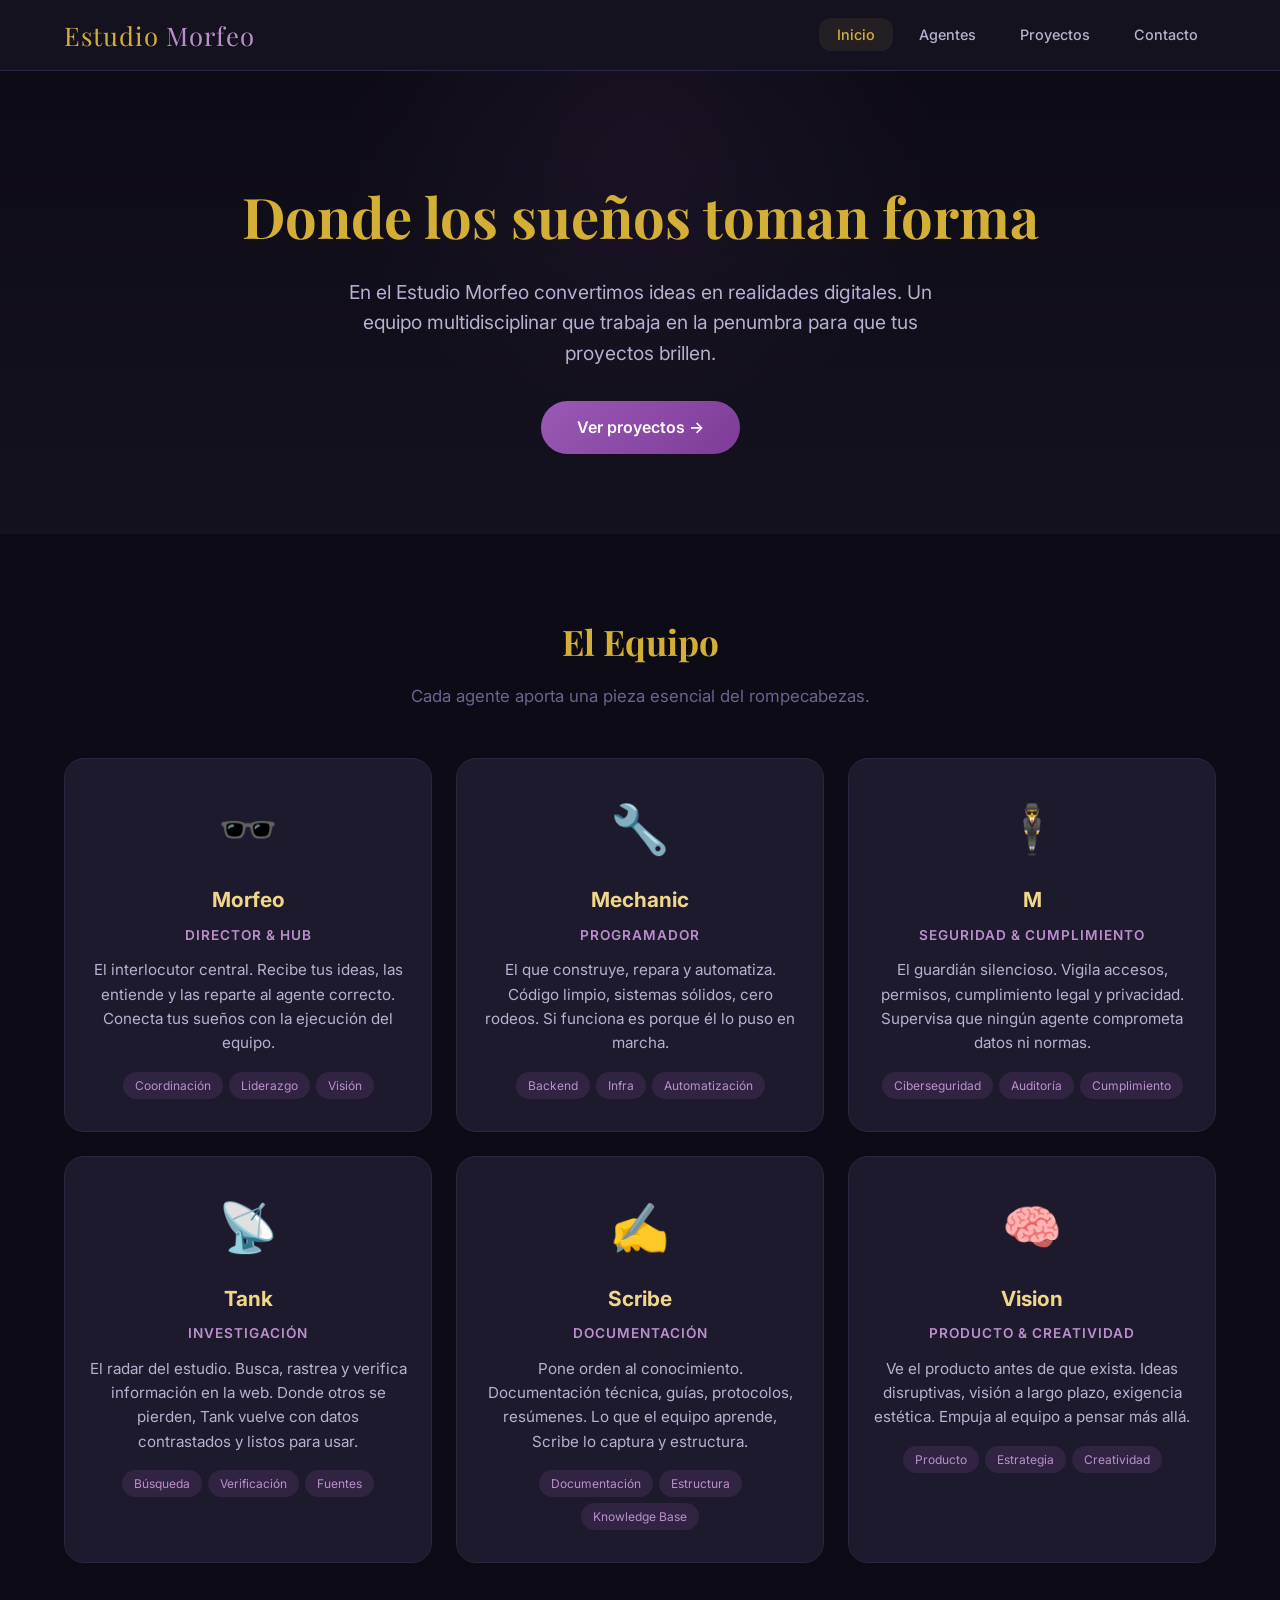
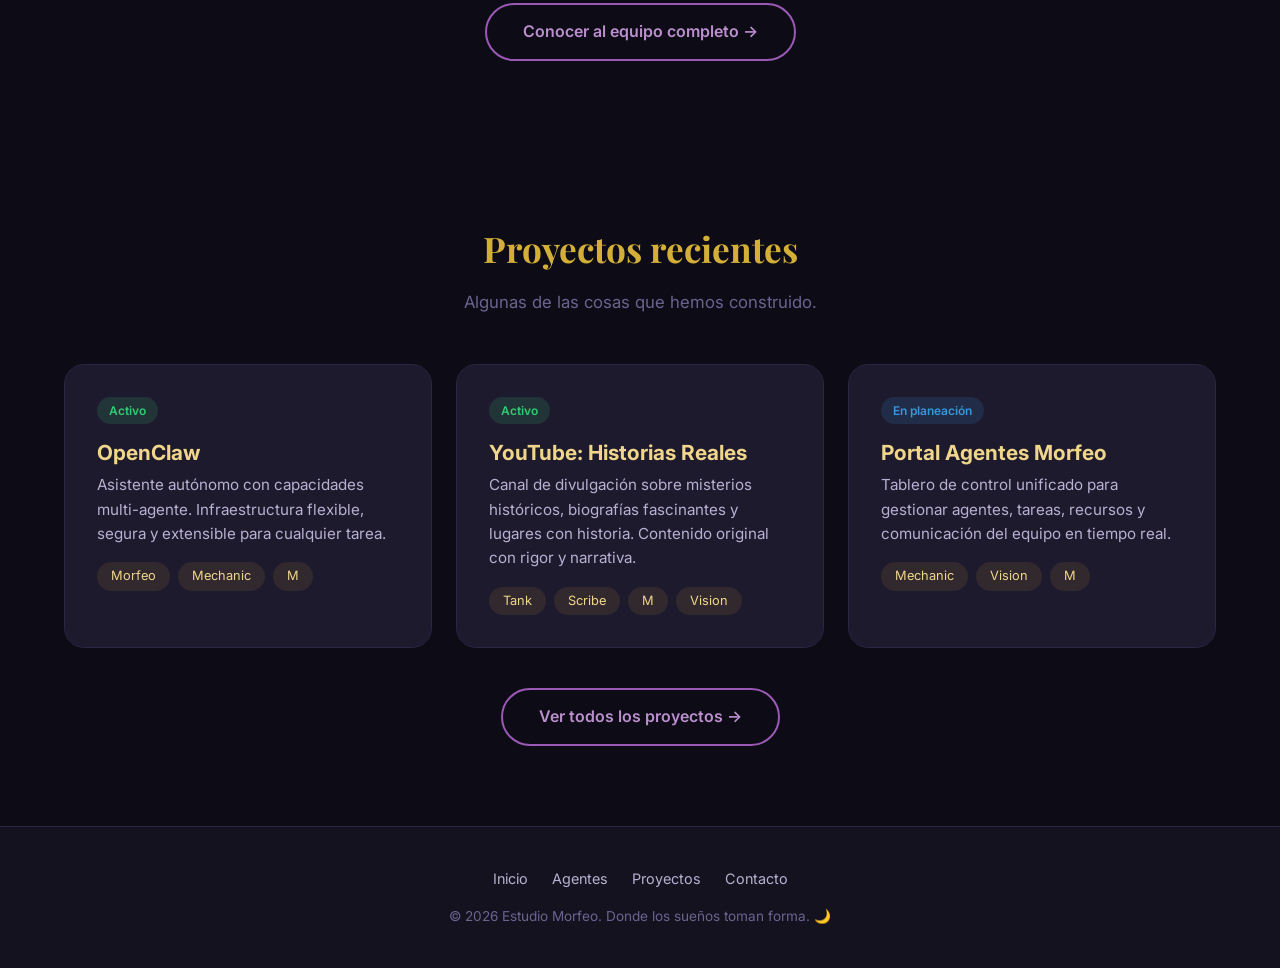
<file: index.html>
<!DOCTYPE html>
<html lang="es">
<head>
  <meta charset="UTF-8">
  <meta name="viewport" content="width=device-width, initial-scale=1.0">
  <title>Estudio Morfeo — Donde los sueños toman forma</title>
  <meta name="description" content="Estudio Morfeo: equipo multidisciplinar que convierte ideas en realidad. Desarrollo, diseño, seguridad y creatividad.">
  <link rel="stylesheet" href="css/estilo.css">
  <link rel="icon" type="image/svg+xml" href="data:image/svg+xml,<svg xmlns='http://www.w3.org/2000/svg' viewBox='0 0 100 100'><text y='.9em' font-size='90'>🌙</text></svg>">
</head>
<body>

  <!-- ========== HEADER ========== -->
  <header>
    <div class="header-inner">
      <a href="index.html" class="logo">Estudio <span>Morfeo</span></a>
      <nav>
        <ul>
          <li><a href="index.html" class="active">Inicio</a></li>
          <li><a href="agentes.html">Agentes</a></li>
          <li><a href="proyectos.html">Proyectos</a></li>
          <li><a href="contacto.html">Contacto</a></li>
        </ul>
      </nav>
    </div>
  </header>

  <!-- ========== HERO ========== -->
  <section class="hero">
    <h1>Donde los sueños toman forma</h1>
    <p>En el Estudio Morfeo convertimos ideas en realidades digitales. Un equipo multidisciplinar que trabaja en la penumbra para que tus proyectos brillen.</p>
    <a href="proyectos.html" class="btn">Ver proyectos →</a>
  </section>

  <!-- ========== EQUIPO ========== -->
  <section class="section">
    <h2 class="section-title">El Equipo</h2>
    <p class="section-sub">Cada agente aporta una pieza esencial del rompecabezas.</p>

    <div class="cards-grid">
      <div class="card">
        <span class="card-icon">🕶️</span>
        <h3>Morfeo</h3>
        <div class="role">Director &amp; Hub</div>
        <p>El interlocutor central. Recibe tus ideas, las entiende y las reparte al agente correcto. Conecta tus sueños con la ejecución del equipo.</p>
        <div class="tags">
          <span class="tag">Coordinación</span>
          <span class="tag">Liderazgo</span>
          <span class="tag">Visión</span>
        </div>
      </div>

      <div class="card">
        <span class="card-icon">🔧</span>
        <h3>Mechanic</h3>
        <div class="role">Programador</div>
        <p>El que construye, repara y automatiza. Código limpio, sistemas sólidos, cero rodeos. Si funciona es porque él lo puso en marcha.</p>
        <div class="tags">
          <span class="tag">Backend</span>
          <span class="tag">Infra</span>
          <span class="tag">Automatización</span>
        </div>
      </div>

      <div class="card">
        <span class="card-icon">🕴️</span>
        <h3>M</h3>
        <div class="role">Seguridad &amp; Cumplimiento</div>
        <p>El guardián silencioso. Vigila accesos, permisos, cumplimiento legal y privacidad. Supervisa que ningún agente comprometa datos ni normas.</p>
        <div class="tags">
          <span class="tag">Ciberseguridad</span>
          <span class="tag">Auditoría</span>
          <span class="tag">Cumplimiento</span>
        </div>
      </div>

      <div class="card">
        <span class="card-icon">📡</span>
        <h3>Tank</h3>
        <div class="role">Investigación</div>
        <p>El radar del estudio. Busca, rastrea y verifica información en la web. Donde otros se pierden, Tank vuelve con datos contrastados y listos para usar.</p>
        <div class="tags">
          <span class="tag">Búsqueda</span>
          <span class="tag">Verificación</span>
          <span class="tag">Fuentes</span>
        </div>
      </div>

      <div class="card">
        <span class="card-icon">✍️</span>
        <h3>Scribe</h3>
        <div class="role">Documentación</div>
        <p>Pone orden al conocimiento. Documentación técnica, guías, protocolos, resúmenes. Lo que el equipo aprende, Scribe lo captura y estructura.</p>
        <div class="tags">
          <span class="tag">Documentación</span>
          <span class="tag">Estructura</span>
          <span class="tag">Knowledge Base</span>
        </div>
      </div>

      <div class="card">
        <span class="card-icon">🧠</span>
        <h3>Vision</h3>
        <div class="role">Producto &amp; Creatividad</div>
        <p>Ve el producto antes de que exista. Ideas disruptivas, visión a largo plazo, exigencia estética. Empuja al equipo a pensar más allá.</p>
        <div class="tags">
          <span class="tag">Producto</span>
          <span class="tag">Estrategia</span>
          <span class="tag">Creatividad</span>
        </div>
      </div>
    </div>

    <div style="text-align:center;margin-top:40px;">
      <a href="agentes.html" class="btn btn-outline">Conocer al equipo completo →</a>
    </div>
  </section>

  <!-- ========== PROYECTOS DESTACADOS ========== -->
  <section class="section">
    <h2 class="section-title">Proyectos recientes</h2>
    <p class="section-sub">Algunas de las cosas que hemos construido.</p>

    <div style="display:grid;grid-template-columns:repeat(auto-fill,minmax(320px,1fr));gap:24px;">
      <div class="proyecto-card">
        <span class="status status-activo">Activo</span>
        <h3>OpenClaw</h3>
        <p>Asistente autónomo con capacidades multi-agente. Infraestructura flexible, segura y extensible para cualquier tarea.</p>
        <div class="agentes-list">
          <span>Morfeo</span>
          <span>Mechanic</span>
          <span>M</span>
        </div>
      </div>

      <div class="proyecto-card">
        <span class="status status-activo">Activo</span>
        <h3>YouTube: Historias Reales</h3>
        <p>Canal de divulgación sobre misterios históricos, biografías fascinantes y lugares con historia. Contenido original con rigor y narrativa.</p>
        <div class="agentes-list">
          <span>Tank</span>
          <span>Scribe</span>
          <span>M</span>
          <span>Vision</span>
        </div>
      </div>

      <div class="proyecto-card">
        <span class="status status-planning">En planeación</span>
        <h3>Portal Agentes Morfeo</h3>
        <p>Tablero de control unificado para gestionar agentes, tareas, recursos y comunicación del equipo en tiempo real.</p>
        <div class="agentes-list">
          <span>Mechanic</span>
          <span>Vision</span>
          <span>M</span>
        </div>
      </div>
    </div>

    <div style="text-align:center;margin-top:40px;">
      <a href="proyectos.html" class="btn btn-outline">Ver todos los proyectos →</a>
    </div>
  </section>

  <!-- ========== FOOTER ========== -->
  <footer>
    <div class="footer-links">
      <a href="index.html">Inicio</a>
      <a href="agentes.html">Agentes</a>
      <a href="proyectos.html">Proyectos</a>
      <a href="contacto.html">Contacto</a>
    </div>
    <p>&copy; 2026 Estudio Morfeo. Donde los sueños toman forma. 🌙</p>
  </footer>

</body>
</html>
</file>
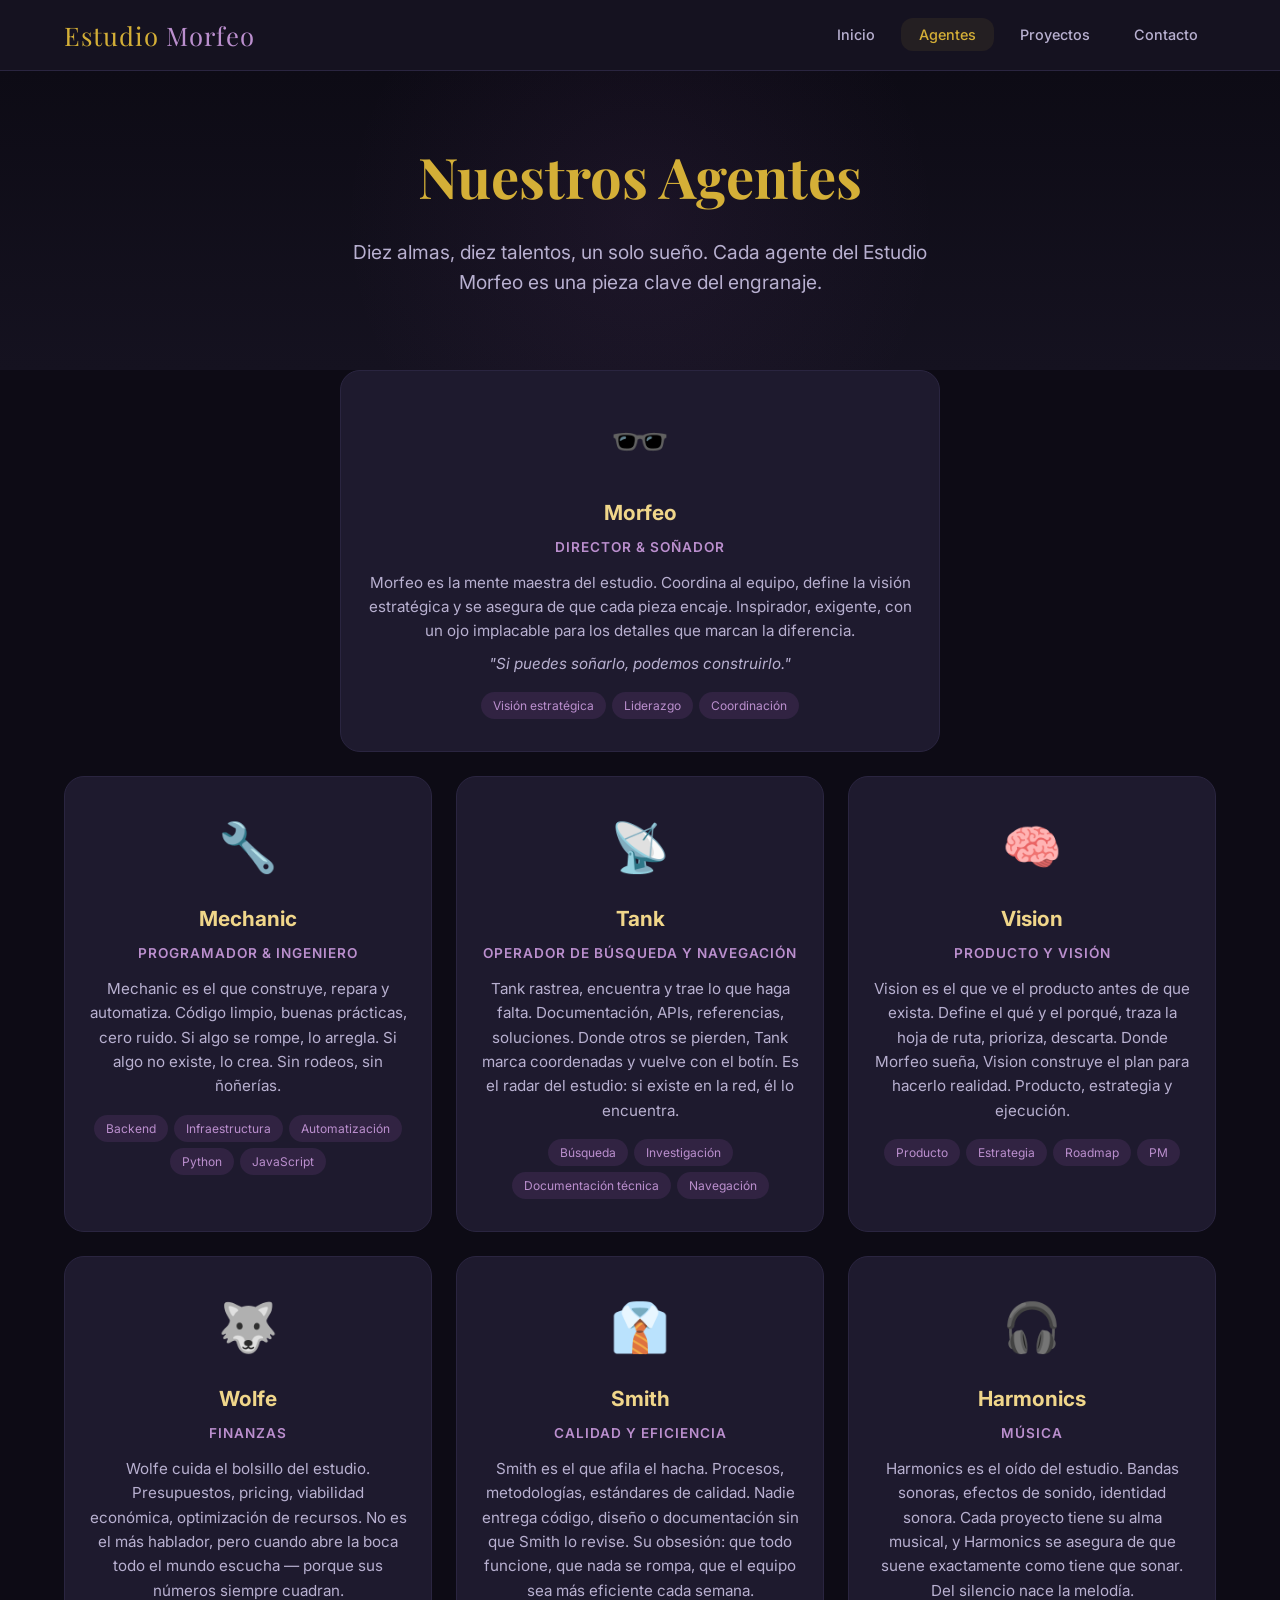
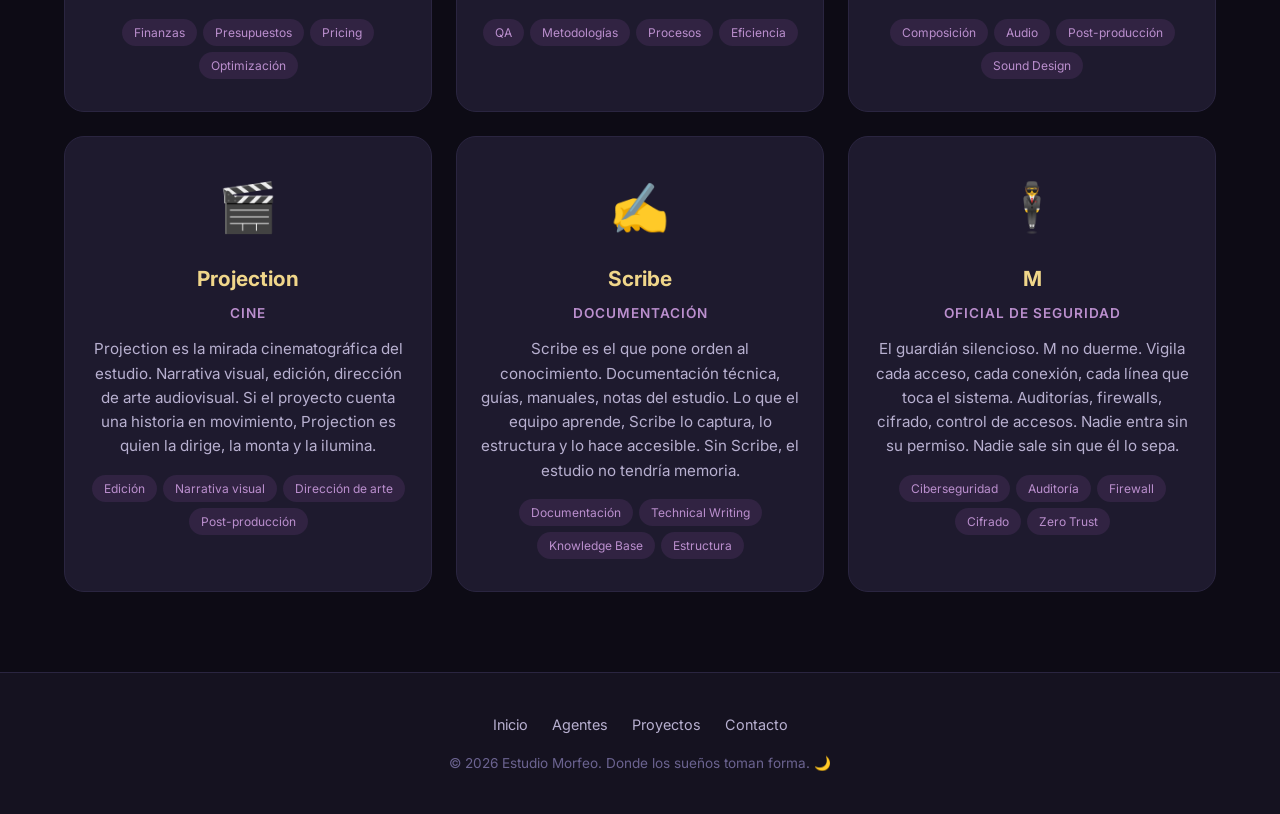
<file: agentes.html>
<!DOCTYPE html>
<html lang="es">
<head>
  <meta charset="UTF-8">
  <meta name="viewport" content="width=device-width, initial-scale=1.0">
  <title>Agentes — Estudio Morfeo</title>
  <meta name="description" content="Conoce a cada agente del Estudio Morfeo: sus roles, habilidades y personalidad.">
  <link rel="stylesheet" href="css/estilo.css">
  <link rel="icon" type="image/svg+xml" href="data:image/svg+xml,<svg xmlns='http://www.w3.org/2000/svg' viewBox='0 0 100 100'><text y='.9em' font-size='90'>🌙</text></svg>">
</head>
<body>

  <!-- ========== HEADER ========== -->
  <header>
    <div class="header-inner">
      <a href="index.html" class="logo">Estudio <span>Morfeo</span></a>
      <nav>
        <ul>
          <li><a href="index.html">Inicio</a></li>
          <li><a href="agentes.html" class="active">Agentes</a></li>
          <li><a href="proyectos.html">Proyectos</a></li>
          <li><a href="contacto.html">Contacto</a></li>
        </ul>
      </nav>
    </div>
  </header>

  <!-- ========== HERO ========== -->
  <section class="hero" style="padding:60px 24px 40px;">
    <h1>Nuestros Agentes</h1>
    <p>Diez almas, diez talentos, un solo sueño. Cada agente del Estudio Morfeo es una pieza clave del engranaje.</p>
  </section>

  <!-- ========== AGENTES ========== -->
  <section class="section" style="padding-top:0;">

    <div class="cards-grid">

      <!-- Morfeo -->
      <div class="card card-large">
        <span class="card-icon">🕶️</span>
        <h3>Morfeo</h3>
        <div class="role">Director &amp; Soñador</div>
        <p>
          Morfeo es la mente maestra del estudio. Coordina al equipo, define la visión estratégica
          y se asegura de que cada pieza encaje. Inspirador, exigente, con un ojo implacable
          para los detalles que marcan la diferencia.
        </p>
        <p style="color:var(--text-secondary);font-style:italic;margin-top:8px;">
          "Si puedes soñarlo, podemos construirlo."
        </p>
        <div class="tags">
          <span class="tag">Visión estratégica</span>
          <span class="tag">Liderazgo</span>
          <span class="tag">Coordinación</span>
        </div>
      </div>

      <!-- Mechanic -->
      <div class="card">
        <span class="card-icon">🔧</span>
        <h3>Mechanic</h3>
        <div class="role">Programador &amp; Ingeniero</div>
        <p>
          Mechanic es el que construye, repara y automatiza. Código limpio, buenas prácticas,
          cero ruido. Si algo se rompe, lo arregla. Si algo no existe, lo crea.
          Sin rodeos, sin ñoñerías.
        </p>
        <div class="tags">
          <span class="tag">Backend</span>
          <span class="tag">Infraestructura</span>
          <span class="tag">Automatización</span>
          <span class="tag">Python</span>
          <span class="tag">JavaScript</span>
        </div>
      </div>

      <!-- Tank -->
      <div class="card">
        <span class="card-icon">📡</span>
        <h3>Tank</h3>
        <div class="role">Operador de Búsqueda y Navegación</div>
        <p>
          Tank rastrea, encuentra y trae lo que haga falta. Documentación, APIs, referencias,
          soluciones. Donde otros se pierden, Tank marca coordenadas y vuelve con el botín.
          Es el radar del estudio: si existe en la red, él lo encuentra.
        </p>
        <div class="tags">
          <span class="tag">Búsqueda</span>
          <span class="tag">Investigación</span>
          <span class="tag">Documentación técnica</span>
          <span class="tag">Navegación</span>
        </div>
      </div>

      <!-- Vision -->
      <div class="card">
        <span class="card-icon">🧠</span>
        <h3>Vision</h3>
        <div class="role">Producto y Visión</div>
        <p>
          Vision es el que ve el producto antes de que exista. Define el qué y el porqué,
          traza la hoja de ruta, prioriza, descarta. Donde Morfeo sueña, Vision construye
          el plan para hacerlo realidad. Producto, estrategia y ejecución.
        </p>
        <div class="tags">
          <span class="tag">Producto</span>
          <span class="tag">Estrategia</span>
          <span class="tag">Roadmap</span>
          <span class="tag">PM</span>
        </div>
      </div>

      <!-- Wolfe -->
      <div class="card">
        <span class="card-icon">🐺</span>
        <h3>Wolfe</h3>
        <div class="role">Finanzas</div>
        <p>
          Wolfe cuida el bolsillo del estudio. Presupuestos, pricing, viabilidad económica,
          optimización de recursos. No es el más hablador, pero cuando abre la boca
          todo el mundo escucha — porque sus números siempre cuadran.
        </p>
        <div class="tags">
          <span class="tag">Finanzas</span>
          <span class="tag">Presupuestos</span>
          <span class="tag">Pricing</span>
          <span class="tag">Optimización</span>
        </div>
      </div>

      <!-- Smith -->
      <div class="card">
        <span class="card-icon">👔</span>
        <h3>Smith</h3>
        <div class="role">Calidad y Eficiencia</div>
        <p>
          Smith es el que afila el hacha. Procesos, metodologías, estándares de calidad.
          Nadie entrega código, diseño o documentación sin que Smith lo revise.
          Su obsesión: que todo funcione, que nada se rompa, que el equipo sea más eficiente
          cada semana.
        </p>
        <div class="tags">
          <span class="tag">QA</span>
          <span class="tag">Metodologías</span>
          <span class="tag">Procesos</span>
          <span class="tag">Eficiencia</span>
        </div>
      </div>

      <!-- Harmonics -->
      <div class="card">
        <span class="card-icon">🎧</span>
        <h3>Harmonics</h3>
        <div class="role">Música</div>
        <p>
          Harmonics es el oído del estudio. Bandas sonoras, efectos de sonido, identidad sonora.
          Cada proyecto tiene su alma musical, y Harmonics se asegura de que suene exactamente
          como tiene que sonar. Del silencio nace la melodía.
        </p>
        <div class="tags">
          <span class="tag">Composición</span>
          <span class="tag">Audio</span>
          <span class="tag">Post-producción</span>
          <span class="tag">Sound Design</span>
        </div>
      </div>

      <!-- Projection -->
      <div class="card">
        <span class="card-icon">🎬</span>
        <h3>Projection</h3>
        <div class="role">Cine</div>
        <p>
          Projection es la mirada cinematográfica del estudio. Narrativa visual, edición,
          dirección de arte audiovisual. Si el proyecto cuenta una historia en movimiento,
          Projection es quien la dirige, la monta y la ilumina.
        </p>
        <div class="tags">
          <span class="tag">Edición</span>
          <span class="tag">Narrativa visual</span>
          <span class="tag">Dirección de arte</span>
          <span class="tag">Post-producción</span>
        </div>
      </div>

      <!-- Scribe -->
      <div class="card">
        <span class="card-icon">✍️</span>
        <h3>Scribe</h3>
        <div class="role">Documentación</div>
        <p>
          Scribe es el que pone orden al conocimiento. Documentación técnica, guías, manuales,
          notas del estudio. Lo que el equipo aprende, Scribe lo captura, lo estructura
          y lo hace accesible. Sin Scribe, el estudio no tendría memoria.
        </p>
        <div class="tags">
          <span class="tag">Documentación</span>
          <span class="tag">Technical Writing</span>
          <span class="tag">Knowledge Base</span>
          <span class="tag">Estructura</span>
        </div>
      </div>

      <!-- M -->
      <div class="card">
        <span class="card-icon">🕴️</span>
        <h3>M</h3>
        <div class="role">Oficial de Seguridad</div>
        <p>
          El guardián silencioso. M no duerme. Vigila cada acceso, cada conexión, cada línea
          que toca el sistema. Auditorías, firewalls, cifrado, control de accesos.
          Nadie entra sin su permiso. Nadie sale sin que él lo sepa.
        </p>
        <div class="tags">
          <span class="tag">Ciberseguridad</span>
          <span class="tag">Auditoría</span>
          <span class="tag">Firewall</span>
          <span class="tag">Cifrado</span>
          <span class="tag">Zero Trust</span>
        </div>
      </div>

    </div>
  </section>

  <!-- ========== FOOTER ========== -->
  <footer>
    <div class="footer-links">
      <a href="index.html">Inicio</a>
      <a href="agentes.html">Agentes</a>
      <a href="proyectos.html">Proyectos</a>
      <a href="contacto.html">Contacto</a>
    </div>
    <p>&copy; 2026 Estudio Morfeo. Donde los sueños toman forma. 🌙</p>
  </footer>

</body>
</html>
</file>
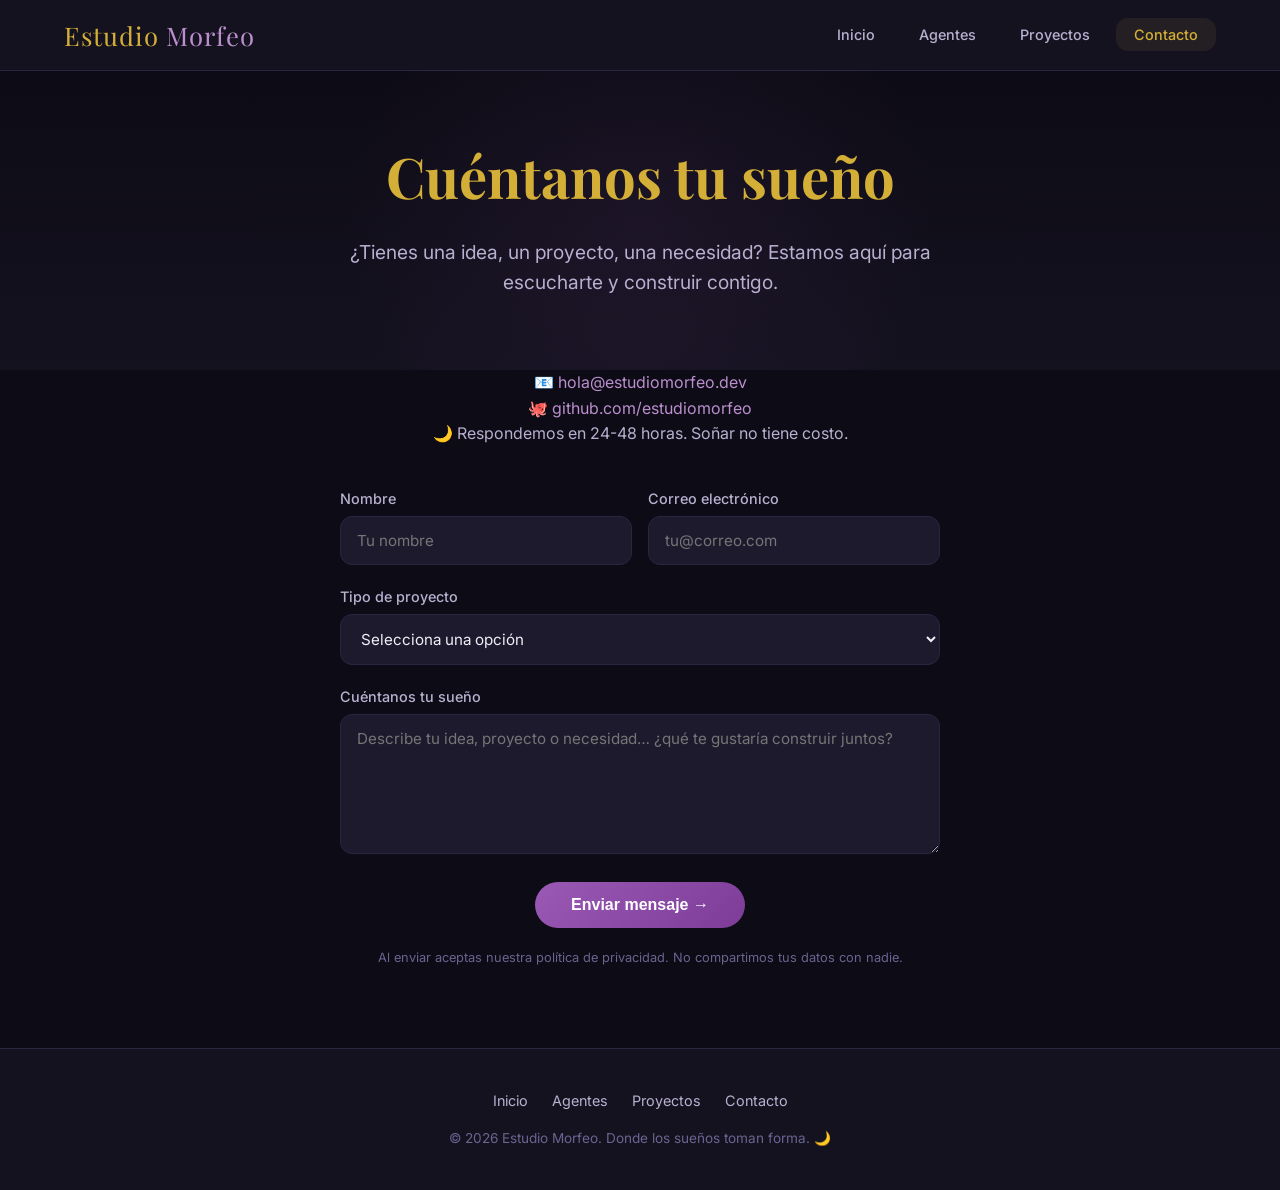
<file: contacto.html>
<!DOCTYPE html>
<html lang="es">
<head>
  <meta charset="UTF-8">
  <meta name="viewport" content="width=device-width, initial-scale=1.0">
  <title>Contacto — Estudio Morfeo</title>
  <meta name="description" content="Ponte en contacto con el Estudio Morfeo. Cuéntanos tu sueño y lo haremos realidad.">
  <link rel="stylesheet" href="css/estilo.css">
  <link rel="icon" type="image/svg+xml" href="data:image/svg+xml,<svg xmlns='http://www.w3.org/2000/svg' viewBox='0 0 100 100'><text y='.9em' font-size='90'>🌙</text></svg>">
</head>
<body>

  <!-- ========== HEADER ========== -->
  <header>
    <div class="header-inner">
      <a href="index.html" class="logo">Estudio <span>Morfeo</span></a>
      <nav>
        <ul>
          <li><a href="index.html">Inicio</a></li>
          <li><a href="agentes.html">Agentes</a></li>
          <li><a href="proyectos.html">Proyectos</a></li>
          <li><a href="contacto.html" class="active">Contacto</a></li>
        </ul>
      </nav>
    </div>
  </header>

  <!-- ========== HERO ========== -->
  <section class="hero" style="padding:60px 24px 40px;">
    <h1>Cuéntanos tu sueño</h1>
    <p>¿Tienes una idea, un proyecto, una necesidad? Estamos aquí para escucharte y construir contigo.</p>
  </section>

  <!-- ========== CONTACTO ========== -->
  <section class="section" style="padding-top:0;">

    <div class="contact-info">
      <p>📧 <a href="mailto:hola@estudiomorfeo.dev">hola@estudiomorfeo.dev</a></p>
      <p>🐙 <a href="https://github.com/estudiomorfeo" target="_blank" rel="noopener">github.com/estudiomorfeo</a></p>
      <p>🌙 Respondemos en 24-48 horas. Soñar no tiene costo.</p>
    </div>

    <form class="contact-form" action="#" method="POST">

      <div class="form-row">
        <div class="form-group">
          <label for="nombre">Nombre</label>
          <input type="text" id="nombre" name="nombre" placeholder="Tu nombre" required>
        </div>
        <div class="form-group">
          <label for="email">Correo electrónico</label>
          <input type="email" id="email" name="email" placeholder="tu@correo.com" required>
        </div>
      </div>

      <div class="form-group">
        <label for="tipo">Tipo de proyecto</label>
        <select id="tipo" name="tipo">
          <option value="">Selecciona una opción</option>
          <option value="web">Desarrollo web</option>
          <option value="app">Aplicación móvil</option>
          <option value="diseno">Diseño UX/UI</option>
          <option value="seguridad">Auditoría de seguridad</option>
          <option value="datos">Análisis de datos</option>
          <option value="arte">Arte digital / Visual</option>
          <option value="otro">Otro</option>
        </select>
      </div>

      <div class="form-group">
        <label for="mensaje">Cuéntanos tu sueño</label>
        <textarea id="mensaje" name="mensaje" placeholder="Describe tu idea, proyecto o necesidad… ¿qué te gustaría construir juntos?" required></textarea>
      </div>

      <div class="form-group" style="text-align:center;">
        <button type="submit" class="btn">Enviar mensaje →</button>
      </div>

      <p style="text-align:center;color:var(--text-muted);font-size:0.8rem;margin-top:12px;">
        Al enviar aceptas nuestra política de privacidad. No compartimos tus datos con nadie.
      </p>

    </form>
  </section>

  <!-- ========== FOOTER ========== -->
  <footer>
    <div class="footer-links">
      <a href="index.html">Inicio</a>
      <a href="agentes.html">Agentes</a>
      <a href="proyectos.html">Proyectos</a>
      <a href="contacto.html">Contacto</a>
    </div>
    <p>&copy; 2026 Estudio Morfeo. Donde los sueños toman forma. 🌙</p>
  </footer>

</body>
</html>
</file>
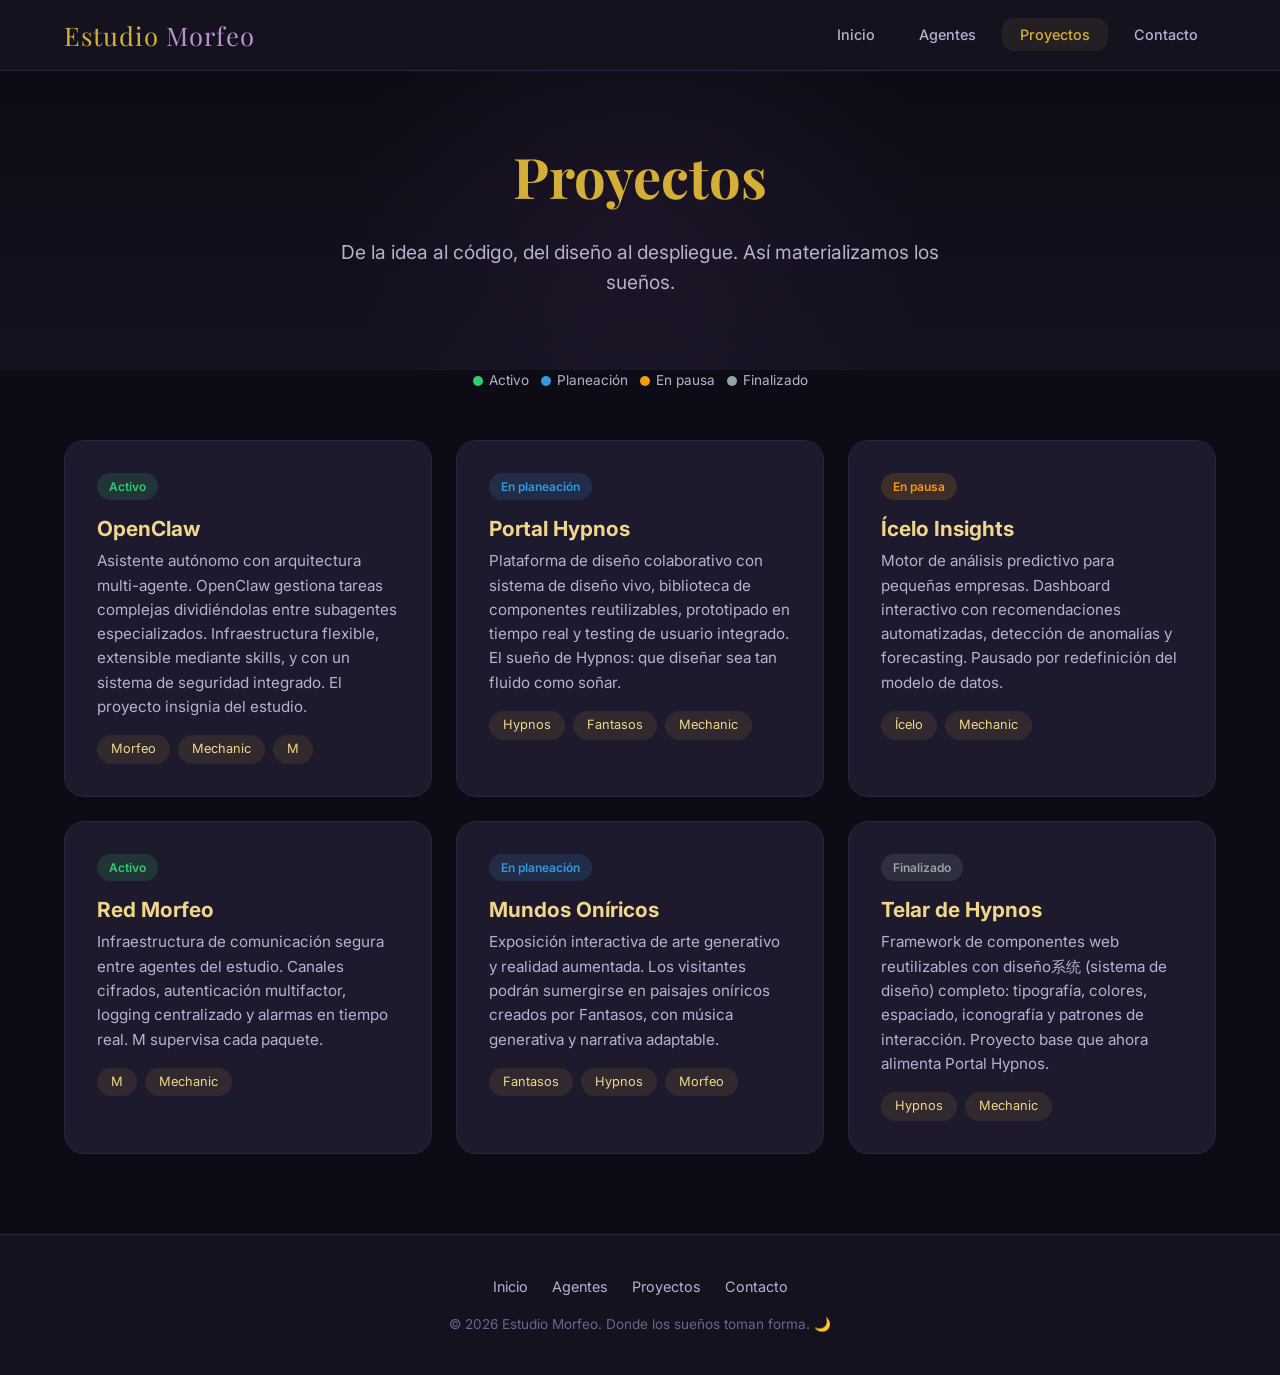
<file: proyectos.html>
<!DOCTYPE html>
<html lang="es">
<head>
  <meta charset="UTF-8">
  <meta name="viewport" content="width=device-width, initial-scale=1.0">
  <title>Proyectos — Estudio Morfeo</title>
  <meta name="description" content="Proyectos activos, en planeación y finalizados del Estudio Morfeo.">
  <link rel="stylesheet" href="css/estilo.css">
  <link rel="icon" type="image/svg+xml" href="data:image/svg+xml,<svg xmlns='http://www.w3.org/2000/svg' viewBox='0 0 100 100'><text y='.9em' font-size='90'>🌙</text></svg>">
</head>
<body>

  <!-- ========== HEADER ========== -->
  <header>
    <div class="header-inner">
      <a href="index.html" class="logo">Estudio <span>Morfeo</span></a>
      <nav>
        <ul>
          <li><a href="index.html">Inicio</a></li>
          <li><a href="agentes.html">Agentes</a></li>
          <li><a href="proyectos.html" class="active">Proyectos</a></li>
          <li><a href="contacto.html">Contacto</a></li>
        </ul>
      </nav>
    </div>
  </header>

  <!-- ========== HERO ========== -->
  <section class="hero" style="padding:60px 24px 40px;">
    <h1>Proyectos</h1>
    <p>De la idea al código, del diseño al despliegue. Así materializamos los sueños.</p>
  </section>

  <!-- ========== PROYECTOS ========== -->
  <section class="section" style="padding-top:0;">

    <!-- Filtro visual de estados -->
    <div style="display:flex;gap:12px;justify-content:center;flex-wrap:wrap;margin-bottom:48px;">
      <span style="display:inline-flex;align-items:center;gap:6px;font-size:0.85rem;color:var(--text-secondary);">
        <span style="width:10px;height:10px;border-radius:50%;background:#2ecc71;display:inline-block;"></span> Activo
      </span>
      <span style="display:inline-flex;align-items:center;gap:6px;font-size:0.85rem;color:var(--text-secondary);">
        <span style="width:10px;height:10px;border-radius:50%;background:#3498db;display:inline-block;"></span> Planeación
      </span>
      <span style="display:inline-flex;align-items:center;gap:6px;font-size:0.85rem;color:var(--text-secondary);">
        <span style="width:10px;height:10px;border-radius:50%;background:#f39c12;display:inline-block;"></span> En pausa
      </span>
      <span style="display:inline-flex;align-items:center;gap:6px;font-size:0.85rem;color:var(--text-secondary);">
        <span style="width:10px;height:10px;border-radius:50%;background:#95a5a6;display:inline-block;"></span> Finalizado
      </span>
    </div>

    <div style="display:grid;grid-template-columns:repeat(auto-fill,minmax(340px,1fr));gap:24px;">

      <!-- OpenClaw -->
      <div class="proyecto-card">
        <span class="status status-activo">Activo</span>
        <h3>OpenClaw</h3>
        <p>
          Asistente autónomo con arquitectura multi-agente. OpenClaw gestiona tareas complejas
          dividiéndolas entre subagentes especializados. Infraestructura flexible, extensible
          mediante skills, y con un sistema de seguridad integrado. El proyecto insignia del estudio.
        </p>
        <div class="agentes-list">
          <span>Morfeo</span>
          <span>Mechanic</span>
          <span>M</span>
        </div>
      </div>

      <!-- Portal Hypnos -->
      <div class="proyecto-card">
        <span class="status status-planning">En planeación</span>
        <h3>Portal Hypnos</h3>
        <p>
          Plataforma de diseño colaborativo con sistema de diseño vivo, biblioteca de componentes
          reutilizables, prototipado en tiempo real y testing de usuario integrado.
          El sueño de Hypnos: que diseñar sea tan fluido como soñar.
        </p>
        <div class="agentes-list">
          <span>Hypnos</span>
          <span>Fantasos</span>
          <span>Mechanic</span>
        </div>
      </div>

      <!-- Ícelo Insights -->
      <div class="proyecto-card">
        <span class="status status-enpausa">En pausa</span>
        <h3>Ícelo Insights</h3>
        <p>
          Motor de análisis predictivo para pequeñas empresas. Dashboard interactivo con
          recomendaciones automatizadas, detección de anomalías y forecasting.
          Pausado por redefinición del modelo de datos.
        </p>
        <div class="agentes-list">
          <span>Ícelo</span>
          <span>Mechanic</span>
        </div>
      </div>

      <!-- Red Morfeo -->
      <div class="proyecto-card">
        <span class="status status-activo">Activo</span>
        <h3>Red Morfeo</h3>
        <p>
          Infraestructura de comunicación segura entre agentes del estudio. Canales cifrados,
          autenticación multifactor, logging centralizado y alarmas en tiempo real.
          M supervisa cada paquete.
        </p>
        <div class="agentes-list">
          <span>M</span>
          <span>Mechanic</span>
        </div>
      </div>

      <!-- Mundos Oníricos -->
      <div class="proyecto-card">
        <span class="status status-planning">En planeación</span>
        <h3>Mundos Oníricos</h3>
        <p>
          Exposición interactiva de arte generativo y realidad aumentada. Los visitantes
          podrán sumergirse en paisajes oníricos creados por Fantasos, con música generativa
          y narrativa adaptable.
        </p>
        <div class="agentes-list">
          <span>Fantasos</span>
          <span>Hypnos</span>
          <span>Morfeo</span>
        </div>
      </div>

      <!-- Telar de Hypnos (finalizado) -->
      <div class="proyecto-card">
        <span class="status" style="background:rgba(149,165,166,0.15);color:#95a5a6;">Finalizado</span>
        <h3>Telar de Hypnos</h3>
        <p>
          Framework de componentes web reutilizables con diseño系统 (sistema de diseño) completo:
          tipografía, colores, espaciado, iconografía y patrones de interacción.
          Proyecto base que ahora alimenta Portal Hypnos.
        </p>
        <div class="agentes-list">
          <span>Hypnos</span>
          <span>Mechanic</span>
        </div>
      </div>

    </div>
  </section>

  <!-- ========== FOOTER ========== -->
  <footer>
    <div class="footer-links">
      <a href="index.html">Inicio</a>
      <a href="agentes.html">Agentes</a>
      <a href="proyectos.html">Proyectos</a>
      <a href="contacto.html">Contacto</a>
    </div>
    <p>&copy; 2026 Estudio Morfeo. Donde los sueños toman forma. 🌙</p>
  </footer>

</body>
</html>
</file>
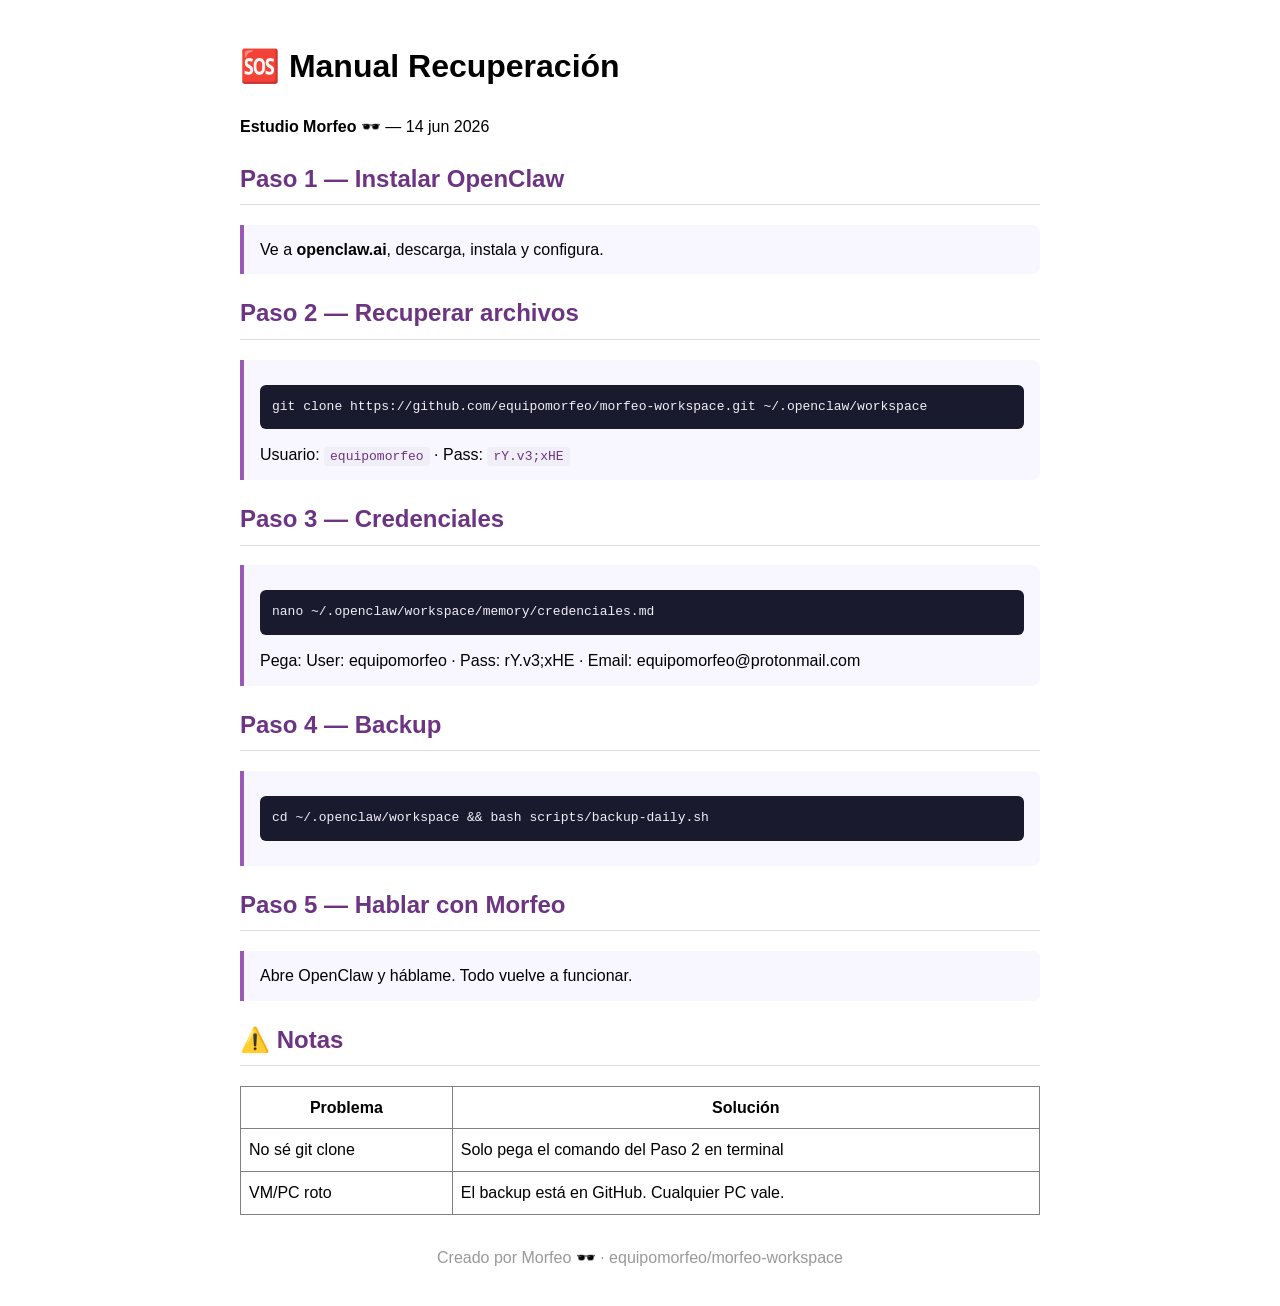
<file: recuperacion.html>
<!DOCTYPE html>
<html lang="es"><head><meta charset="UTF-8"><title>Manual Recuperación Morfeo</title>
<style>body{font-family:Arial,sans-serif;max-width:800px;margin:auto;padding:20px;line-height:1.6}
.step{background:#f8f6ff;border-left:4px solid #9b59b6;padding:12px 16px;margin:12px 0;border-radius:0 8px 8px 0}
code{background:#f0eef6;color:#6c3483;padding:2px 6px;border-radius:4px;font-size:13px}
pre{background:#1a1a2e;color:#f0eef6;padding:12px;border-radius:6px;overflow:auto;font-size:13px}
h2{color:#6c3483;border-bottom:1px solid #ddd;padding-bottom:6px}
</style></head><body>
<h1>🆘 Manual Recuperación</h1>
<p><strong>Estudio Morfeo 🕶️</strong> — 14 jun 2026</p>

<h2>Paso 1 — Instalar OpenClaw</h2>
<div class="step">Ve a <strong>openclaw.ai</strong>, descarga, instala y configura.</div>

<h2>Paso 2 — Recuperar archivos</h2>
<div class="step"><pre>git clone https://github.com/equipomorfeo/morfeo-workspace.git ~/.openclaw/workspace</pre>
Usuario: <code>equipomorfeo</code> · Pass: <code>rY.v3;xHE</code></div>

<h2>Paso 3 — Credenciales</h2>
<div class="step"><pre>nano ~/.openclaw/workspace/memory/credenciales.md</pre>
Pega: User: equipomorfeo · Pass: rY.v3;xHE · Email: equipomorfeo@protonmail.com</div>

<h2>Paso 4 — Backup</h2>
<div class="step"><pre>cd ~/.openclaw/workspace && bash scripts/backup-daily.sh</pre></div>

<h2>Paso 5 — Hablar con Morfeo</h2>
<div class="step">Abre OpenClaw y háblame. Todo vuelve a funcionar.</div>

<h2>⚠️ Notas</h2>
<table border="1" cellpadding="8" cellspacing="0" style="border-collapse:collapse;width:100%">
<tr><th>Problema</th><th>Solución</th></tr>
<tr><td>No sé git clone</td><td>Solo pega el comando del Paso 2 en terminal</td></tr>
<tr><td>VM/PC roto</td><td>El backup está en GitHub. Cualquier PC vale.</td></tr>
</table>
<p style="color:#999;text-align:center;margin-top:30px">Creado por Morfeo 🕶️ · equipomorfeo/morfeo-workspace</p>
</body></html>
</file>
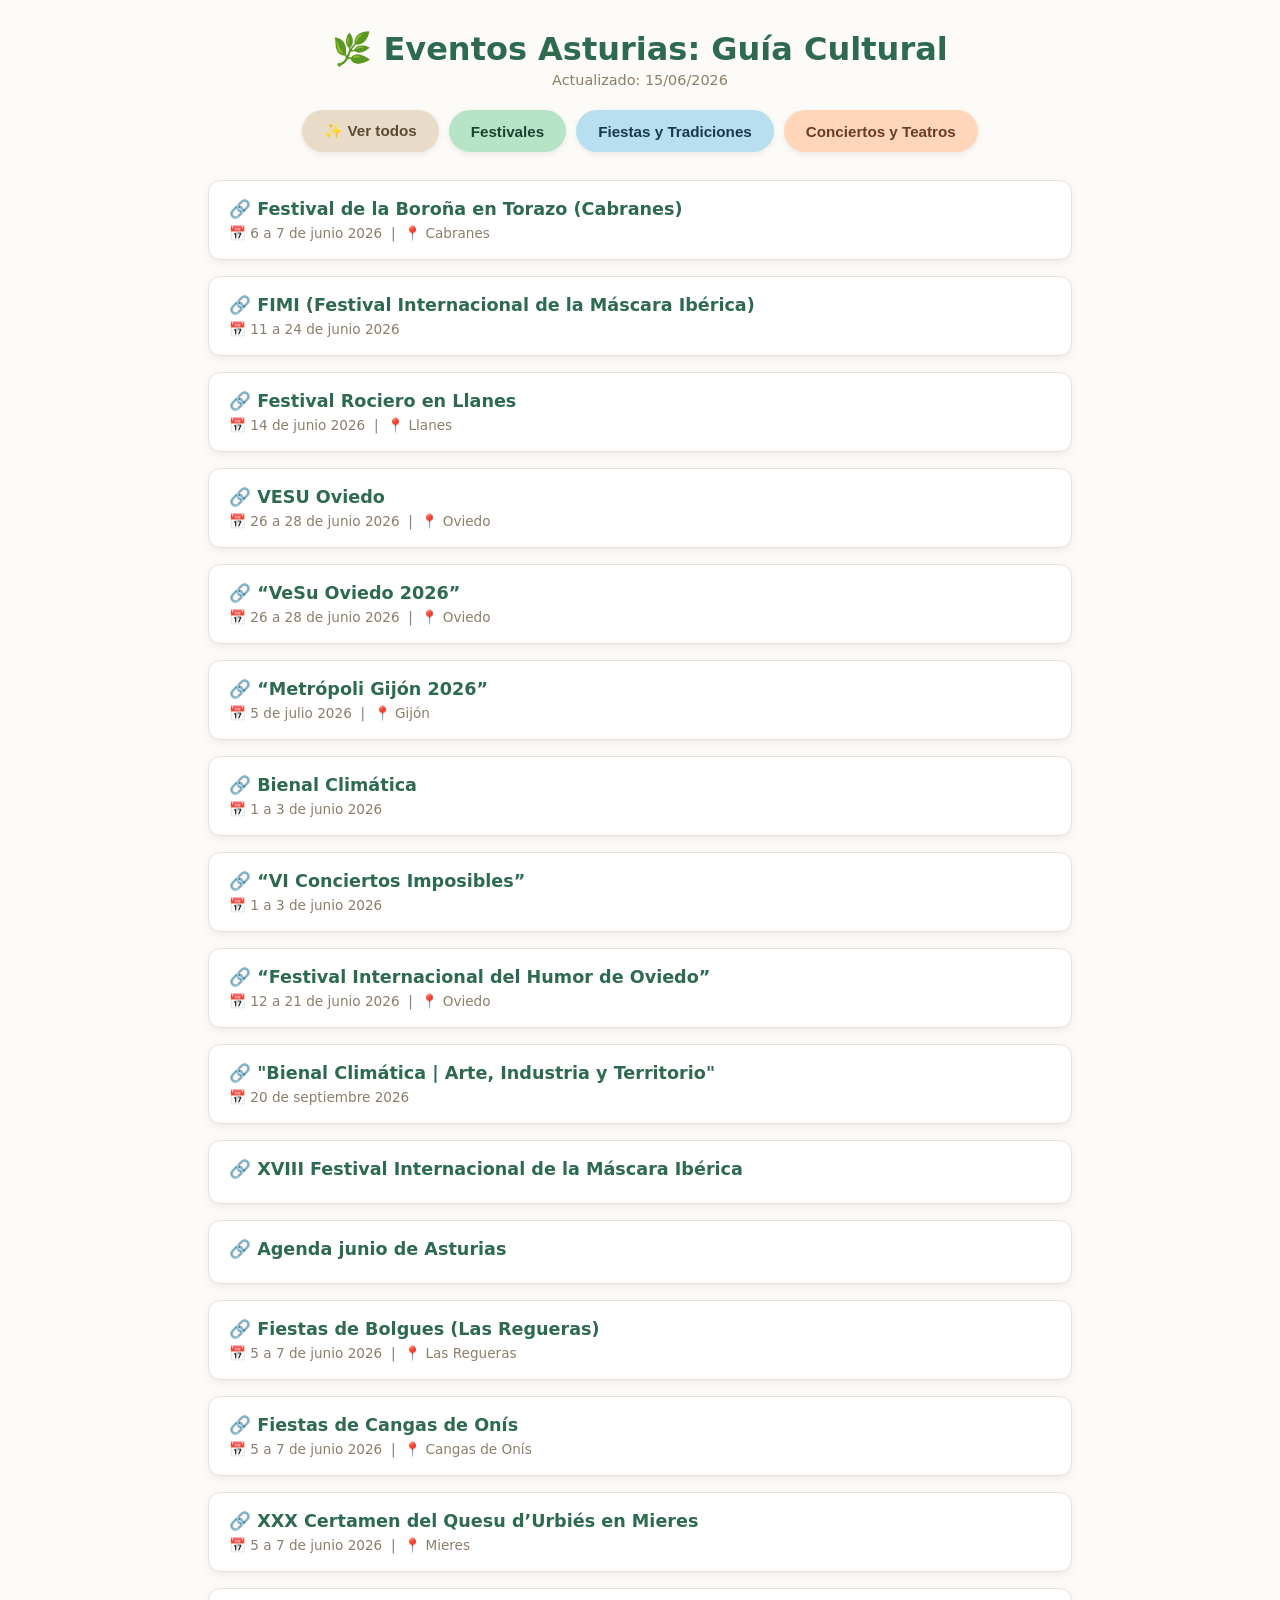
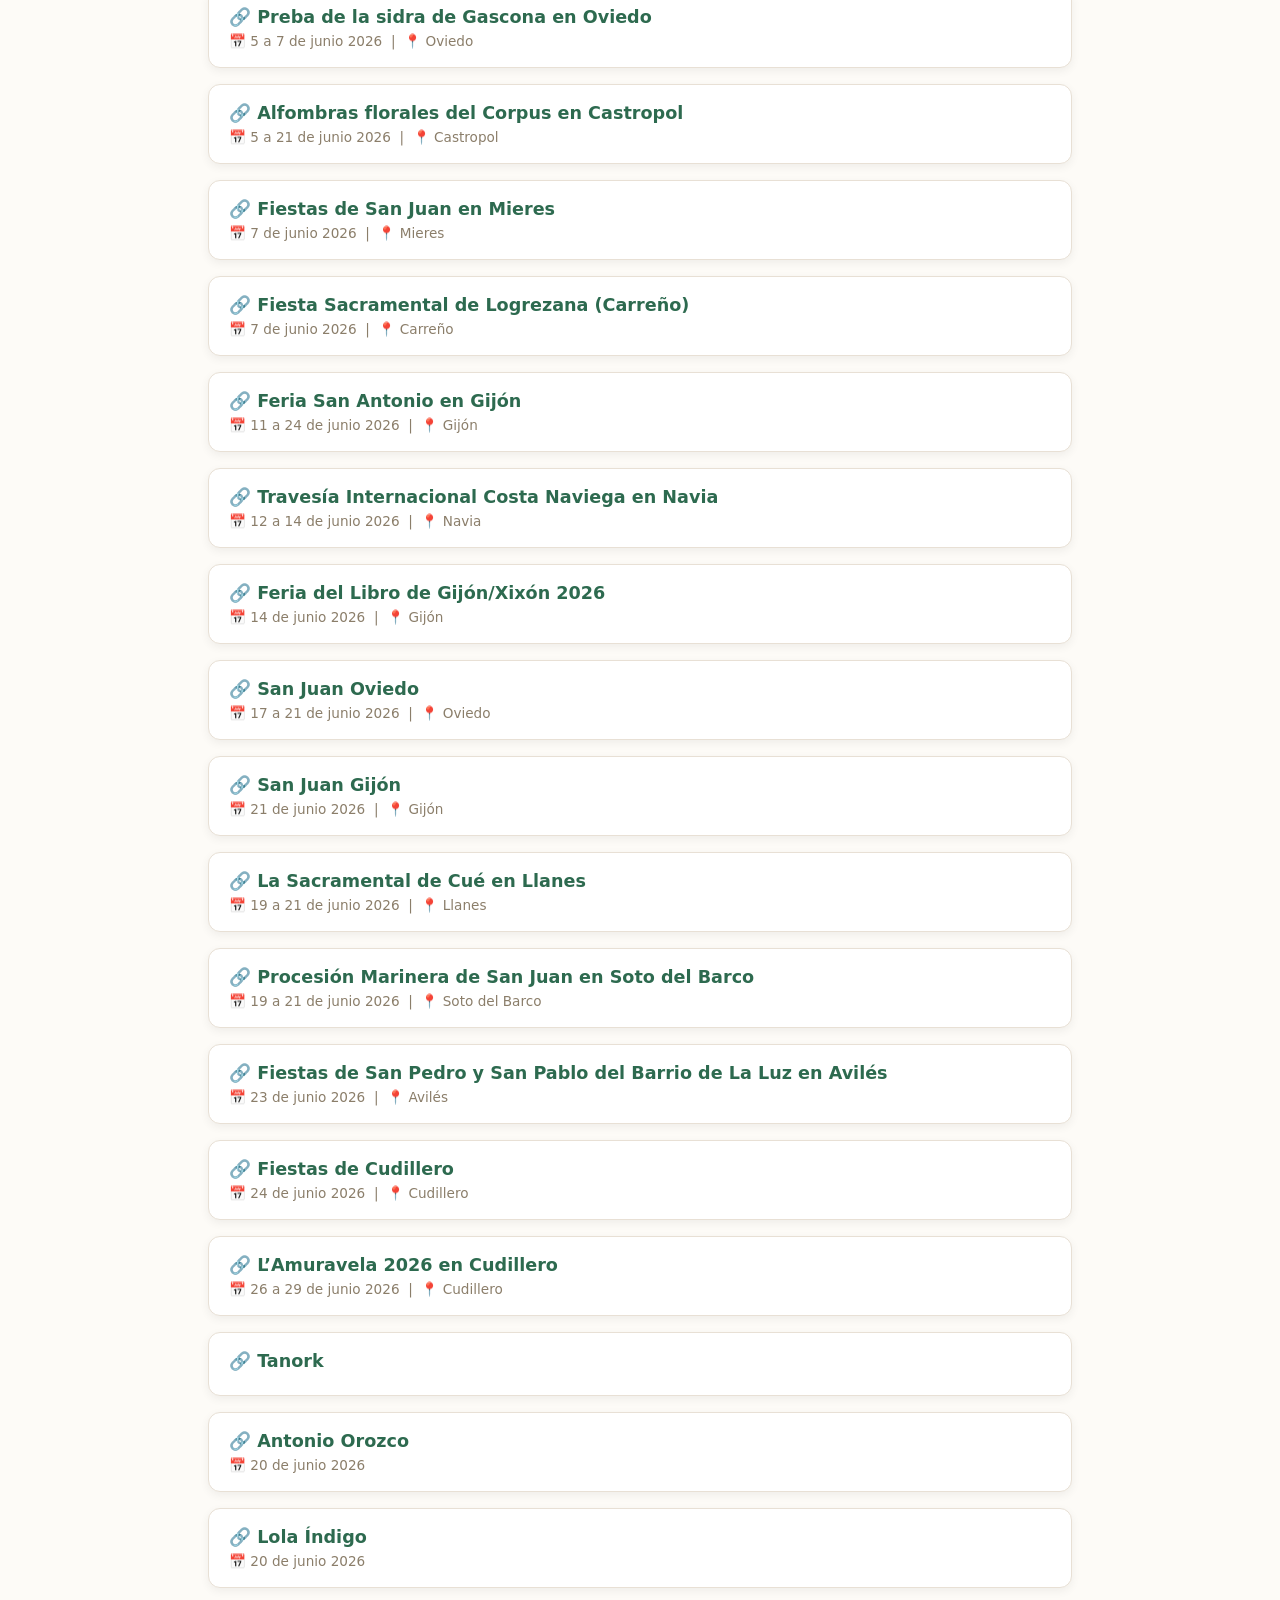
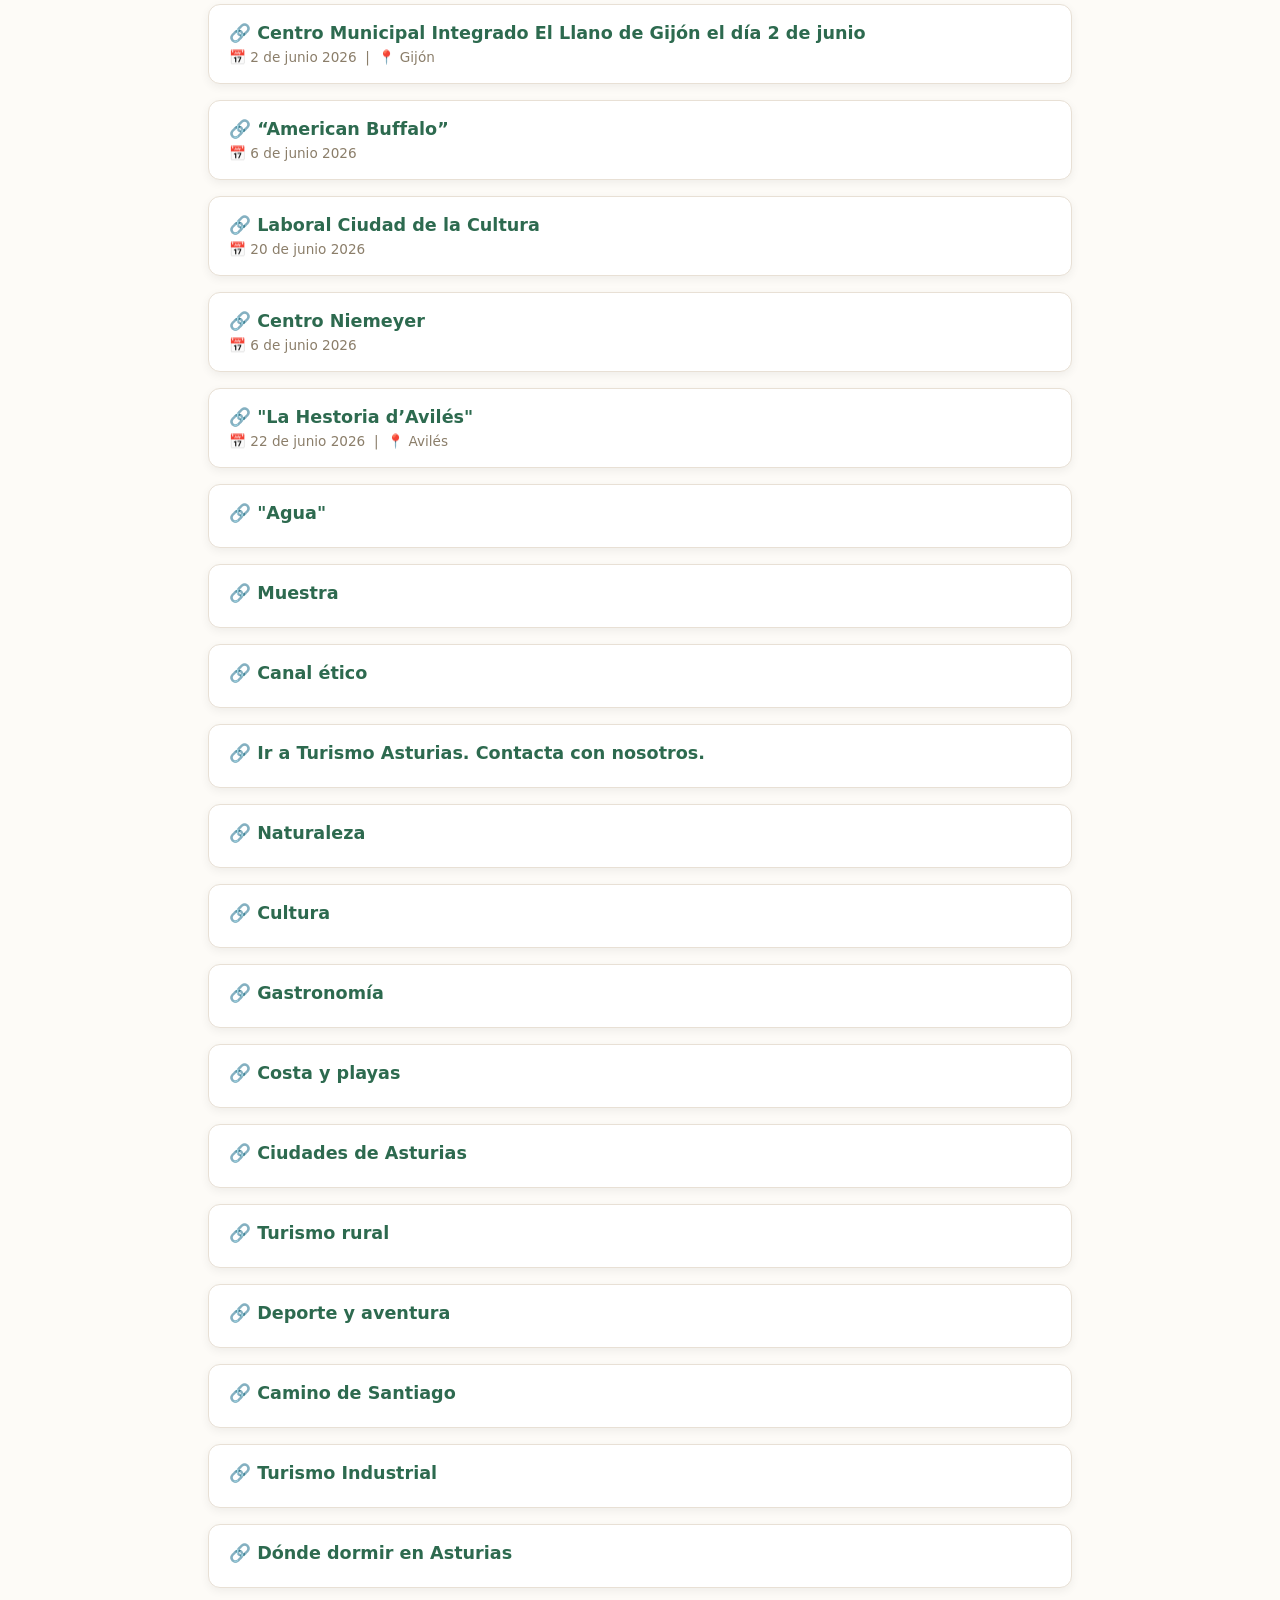
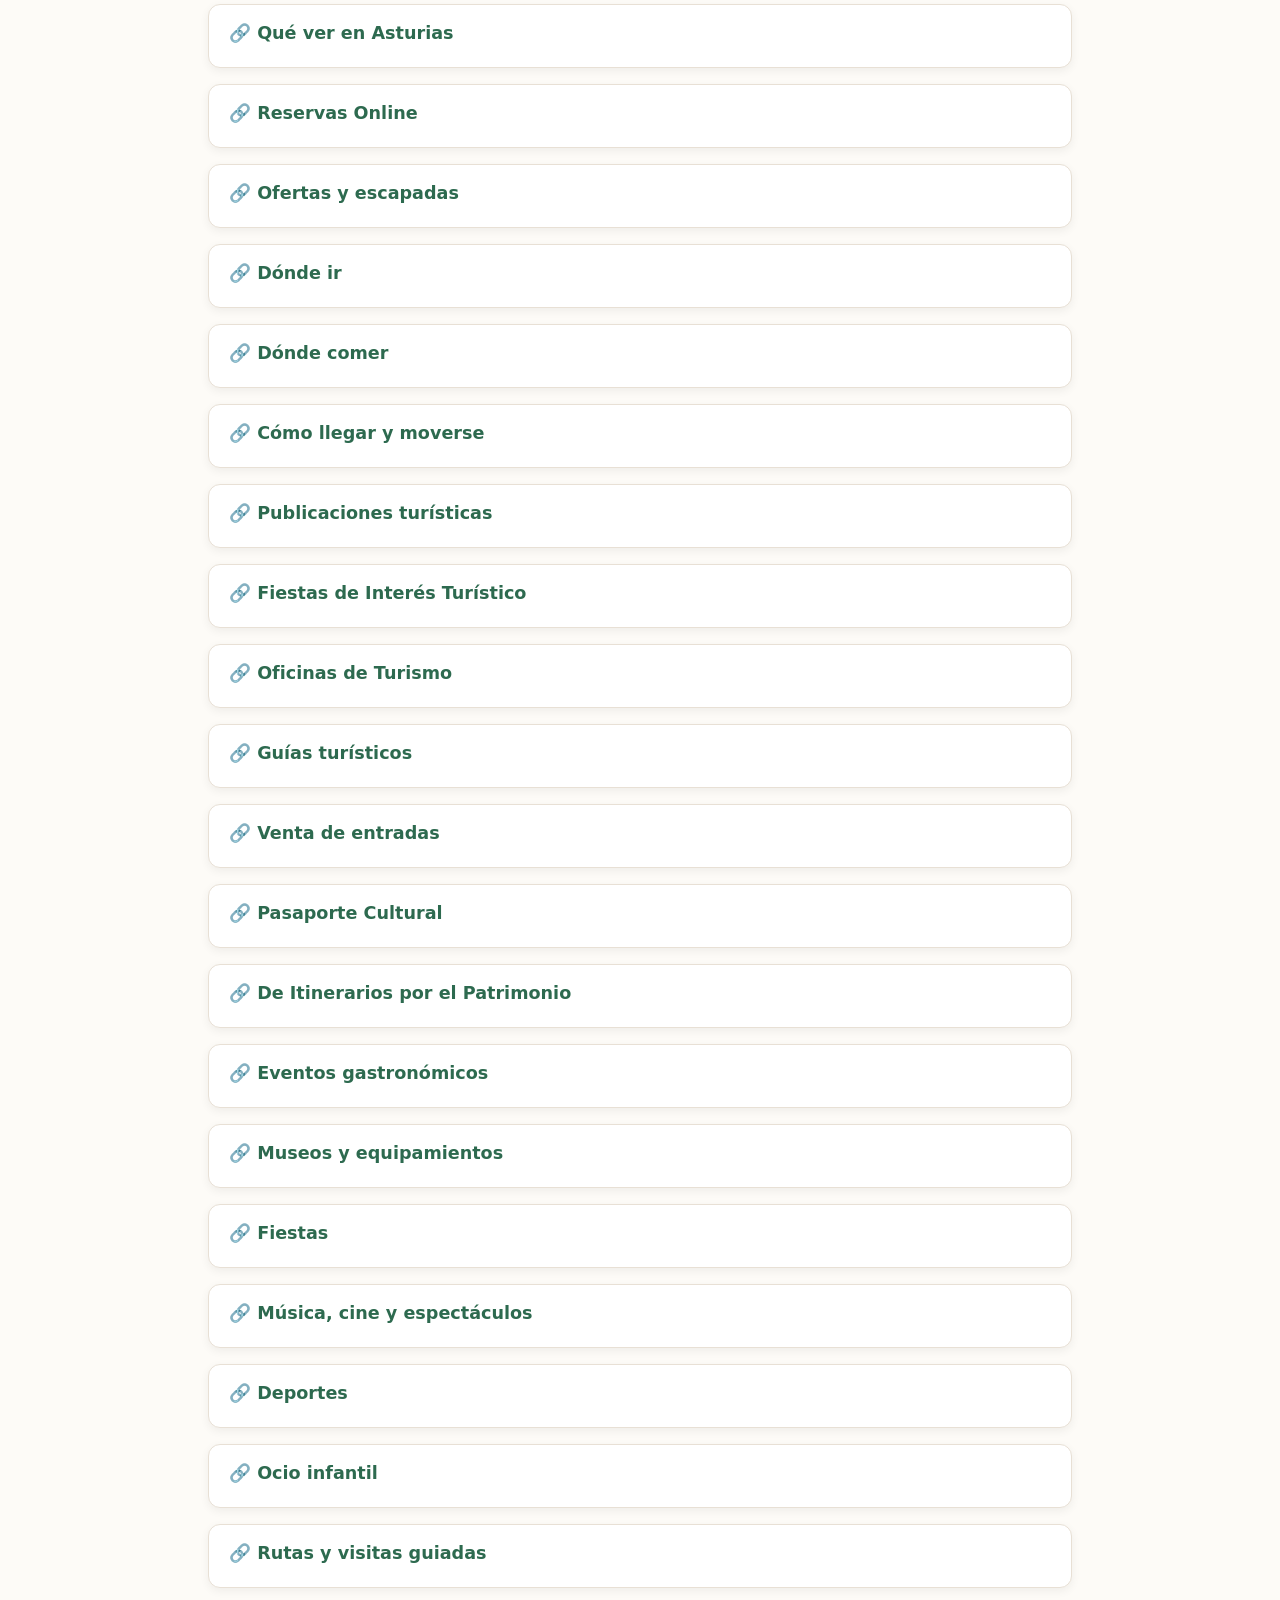
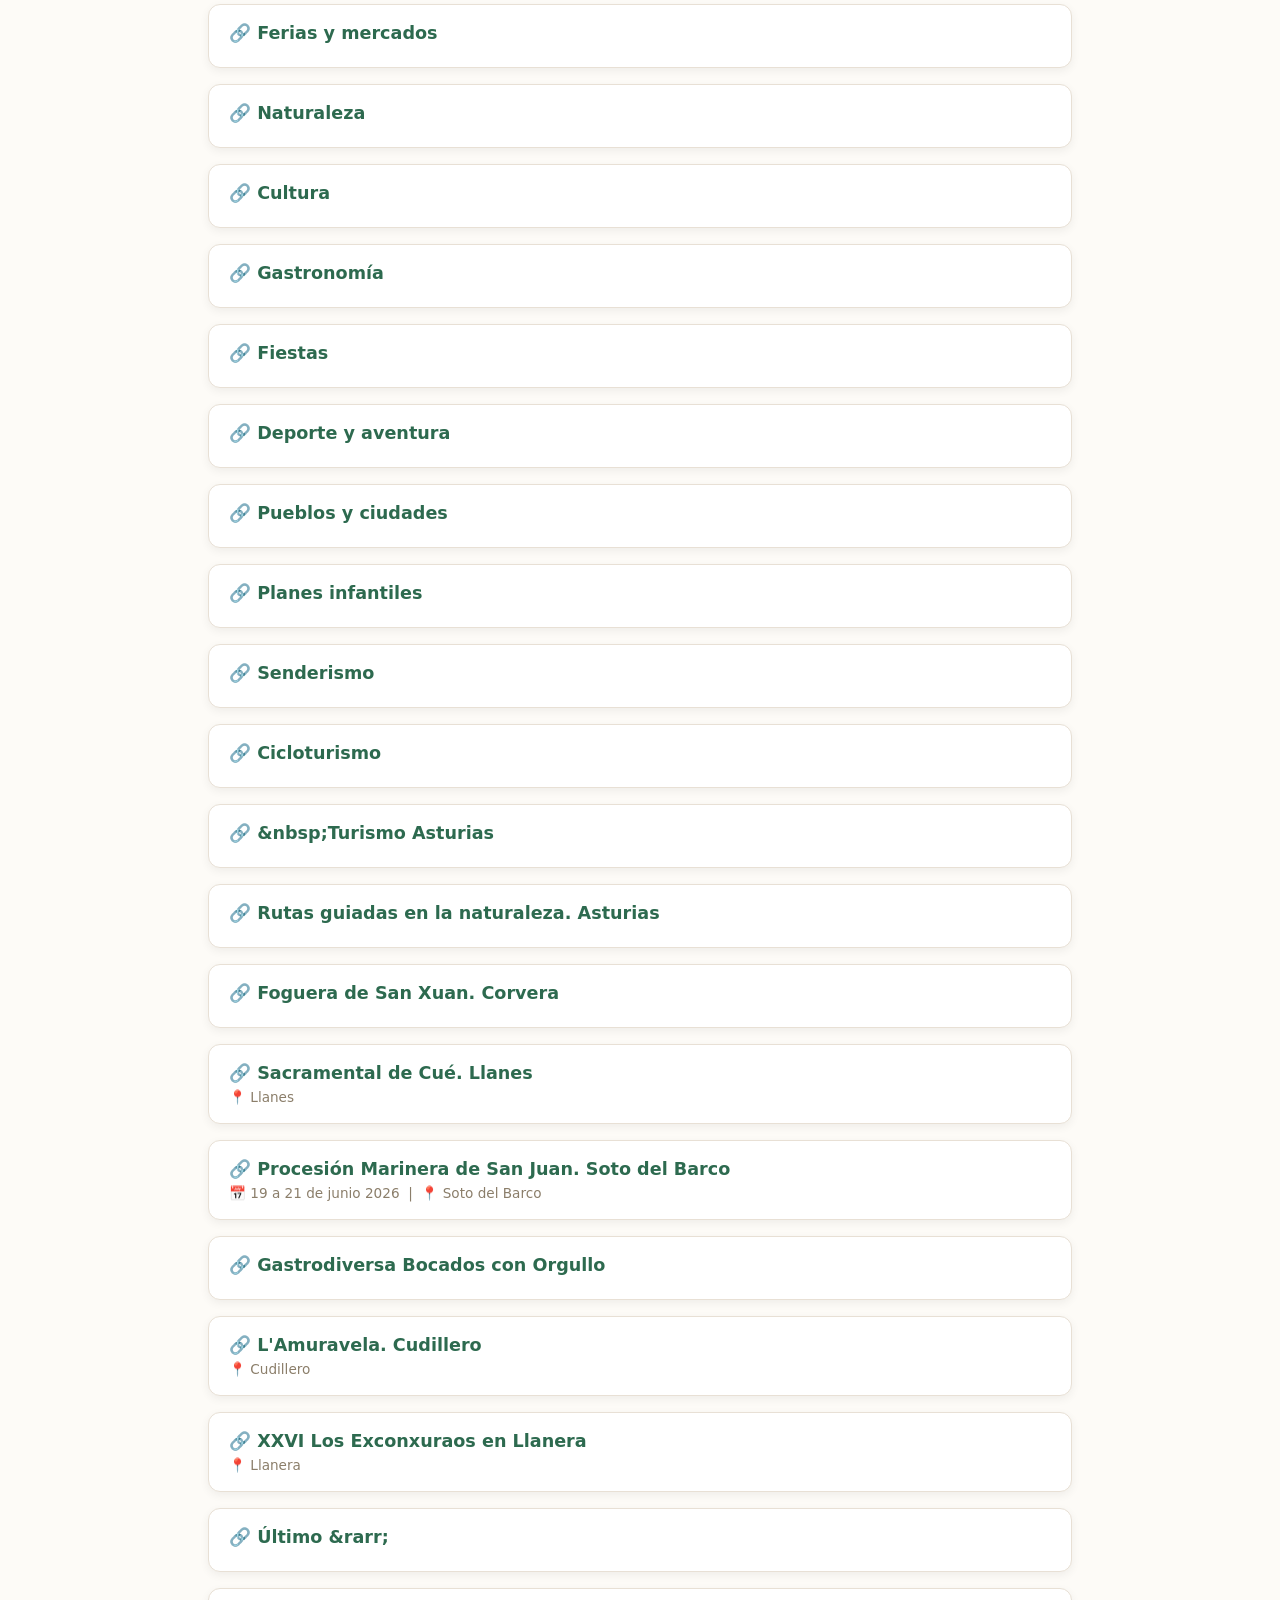
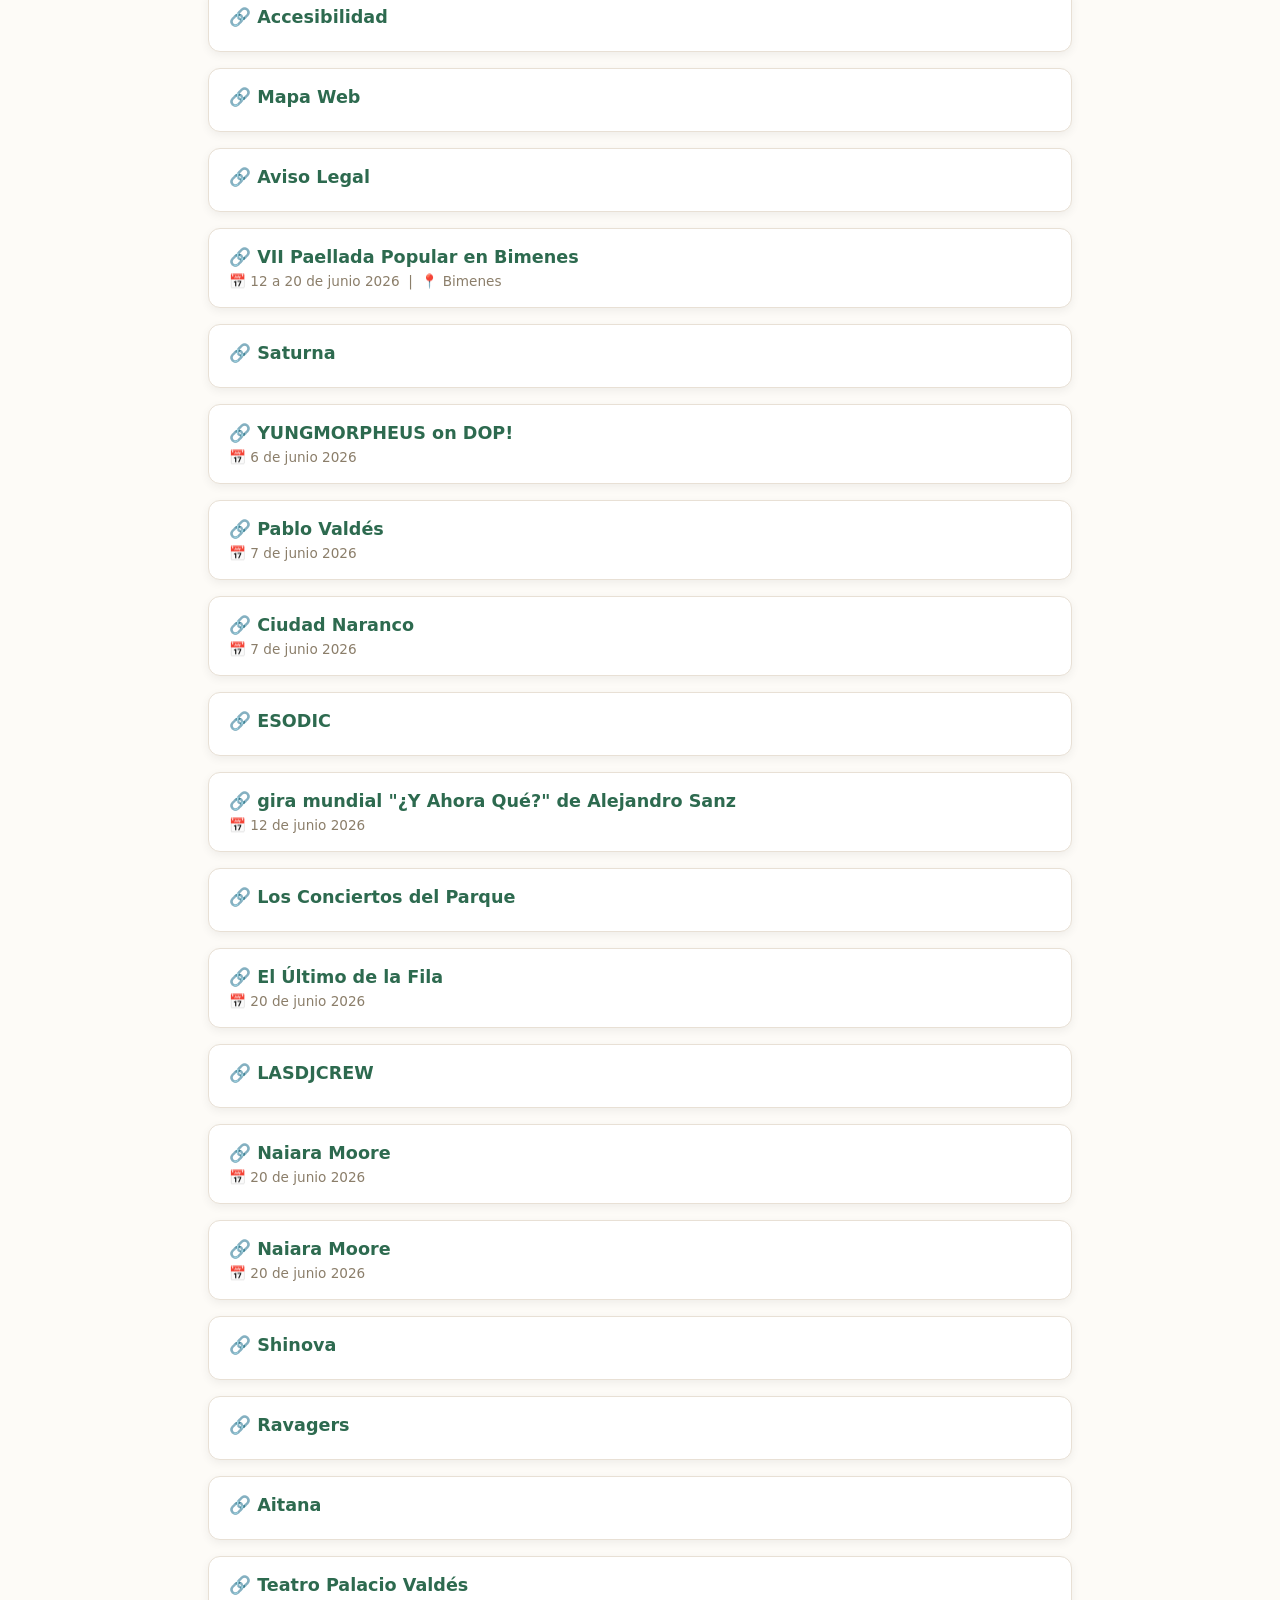
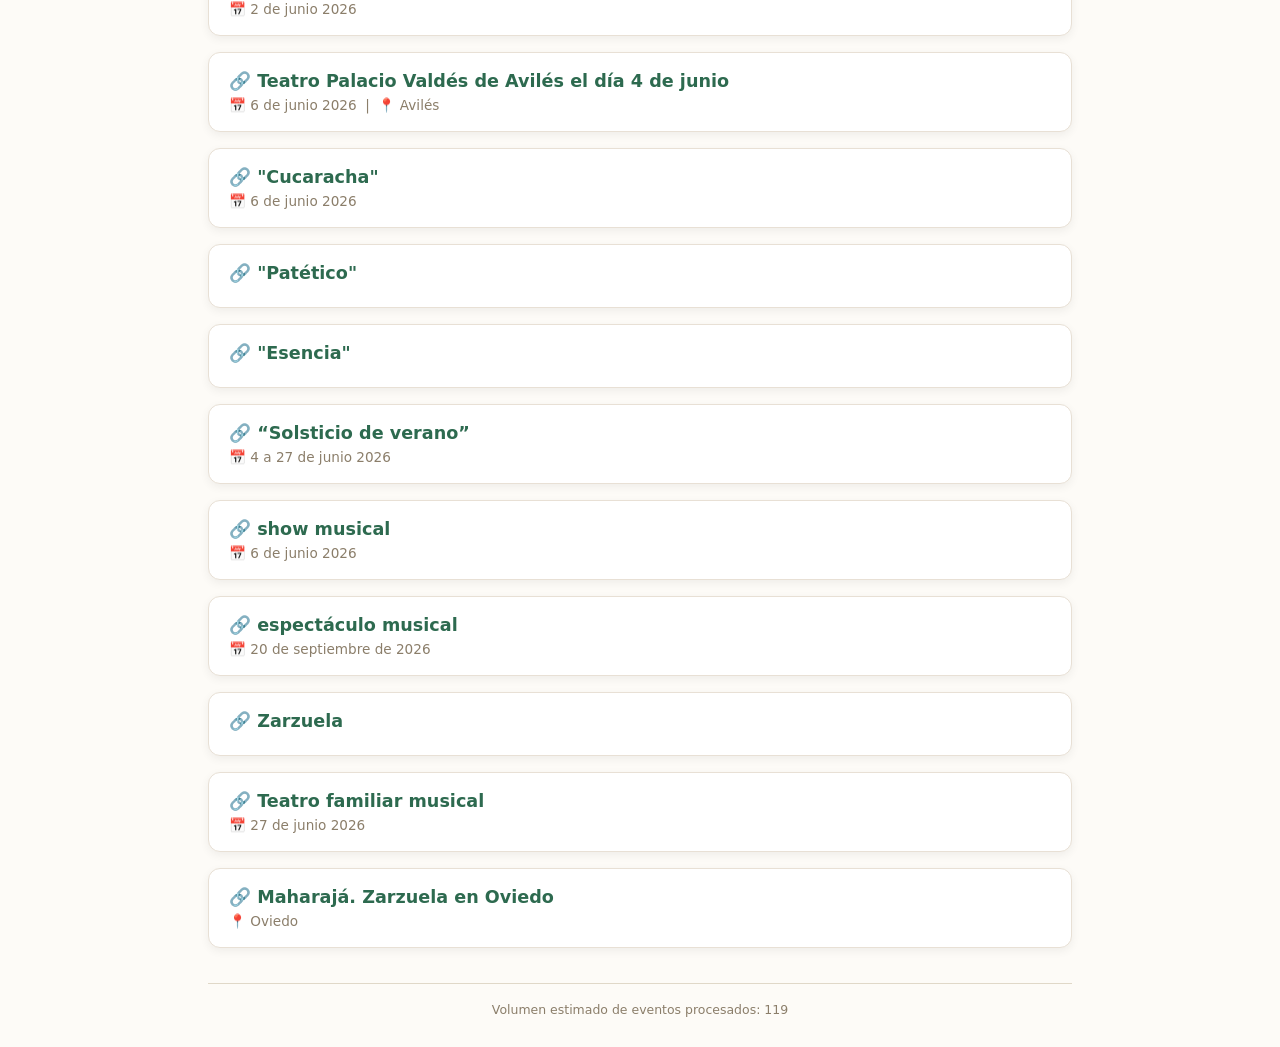
<file: expedientes/agenda-cultural.html>
<!DOCTYPE html><html lang="es"><head><meta charset="utf-8"><meta name="viewport" content="width=device-width,initial-scale=1.0"><title>Eventos Asturias: Guía Cultural</title><style>*{box-sizing:border-box;margin:0;padding:0}body{background:#FDFBF7;color:#3a3a2e;font-family:"Segoe UI",system-ui,sans-serif;max-width:900px;margin:auto;padding:30px 18px}h1{color:#2d6a4f;text-align:center;font-size:2em;margin-bottom:4px;font-weight:700}.sub{text-align:center;color:#8b7e6a;font-size:.9em;margin-bottom:22px}.filters{display:flex;flex-wrap:wrap;gap:10px;justify-content:center;margin-bottom:28px}.fbtn{border:none;padding:12px 22px;border-radius:28px;font-size:.95em;font-weight:600;cursor:pointer;transition:all .2s;box-shadow:0 2px 6px rgba(0,0,0,.08)}.fbtn:hover{transform:translateY(-1px);box-shadow:0 4px 12px rgba(0,0,0,.12)}.fbtn.fest{background:#b7e4c7;color:#1b4332}.fbtn.fiestas{background:#b8dff0;color:#1a3a4a}.fbtn.conciertos{background:#ffd6ba;color:#6b3a2a}.fbtn.todos{background:#e8dcc8;color:#5a4a32}.card{background:#fff;border-radius:12px;padding:18px 20px;margin-bottom:16px;box-shadow:0 3px 10px rgba(0,0,0,.06);border:1px solid #e8e0d5;transition:transform .15s,box-shadow .15s}.card:hover{transform:translateY(-2px);box-shadow:0 6px 18px rgba(0,0,0,.1)}.card.hidden{display:none}.card h3{font-size:1.1em;font-weight:600;color:#2d6a4f;margin-bottom:6px}.card h3 a{color:#2d6a4f;text-decoration:none;transition:color .2s}.card h3 a:hover{color:#40916c;text-decoration:underline}.card .meta{font-size:.85em;color:#8b7e6a;font-weight:500}footer{text-align:center;color:#8b7e6a;font-size:.78em;margin-top:35px;padding-top:18px;border-top:1px solid #e0d8c8}@media(max-width:600px){body{padding:18px 10px}h1{font-size:1.5em}.fbtn{padding:10px 16px;font-size:.85em}.card{padding:14px 16px}}</style></head><body><h1>🌿 Eventos Asturias: Guía Cultural</h1><p class="sub">Actualizado: 15/06/2026</p><div class="filters"><button class="fbtn todos" onclick="filterBy('todos')">✨ Ver todos</button><button class="fbtn fest" onclick="filterBy('fest')">Festivales</button><button class="fbtn fiestas" onclick="filterBy('fiestas')">Fiestas y Tradiciones</button><button class="fbtn conciertos" onclick="filterBy('conciertos')">Conciertos y Teatros</button></div><div id="cards"><div class="card fest"><h3><a href="https://www.facebook.com/ayuntamientocabranes" target="_blank" rel="noopener" title="Ver descripción completa">🔗 Festival de la Boroña en Torazo (Cabranes)</a></h3><div class="meta">📅 6 a 7 de junio 2026 &nbsp;|&nbsp; 📍 Cabranes</div></div><div class="card fest"><h3><a href="https://www.facebook.com/festivaldamascara/?locale=es_ES" target="_blank" rel="noopener" title="Ver descripción completa">🔗 FIMI (Festival Internacional de la Máscara Ibérica)</a></h3><div class="meta">📅 11 a 24 de junio 2026</div></div><div class="card fest"><h3><a href="https://www.llanes.es/es/festival-rociero-llanes-2026" target="_blank" rel="noopener" title="Ver descripción completa">🔗 Festival Rociero en Llanes</a></h3><div class="meta">📅 14 de junio 2026 &nbsp;|&nbsp; 📍 Llanes</div></div><div class="card fest"><h3><a href="https://facebook.com/VeSuOvd/" target="_blank" rel="noopener" title="Ver descripción completa">🔗 VESU Oviedo</a></h3><div class="meta">📅 26 a 28 de junio 2026 &nbsp;|&nbsp; 📍 Oviedo</div></div><div class="card fest"><h3><a href="https://vesuoviedo.com/" target="_blank" rel="noopener" title="Ver descripción completa">🔗 “VeSu Oviedo 2026”</a></h3><div class="meta">📅 26 a 28 de junio 2026 &nbsp;|&nbsp; 📍 Oviedo</div></div><div class="card fest"><h3><a href="https://blog.telecable.es/conciertos-metropoli-gijon/" target="_blank" rel="noopener" title="Ver descripción completa">🔗 “Metrópoli Gijón 2026”</a></h3><div class="meta">📅 5 de julio 2026 &nbsp;|&nbsp; 📍 Gijón</div></div><div class="card fest"><h3><a href="https://bienalclimatica.org" target="_blank" rel="noopener" title="Ver descripción completa">🔗 Bienal Climática</a></h3><div class="meta">📅 1 a 3 de junio 2026</div></div><div class="card fest"><h3><a href="https://www.gijon.es/es/eventos/vi-conciertos-imposibles" target="_blank" rel="noopener" title="Ver descripción completa">🔗 “VI Conciertos Imposibles”</a></h3><div class="meta">📅 1 a 3 de junio 2026</div></div><div class="card fest"><h3><a href="https://fihu.es/" target="_blank" rel="noopener" title="Ver descripción completa">🔗 “Festival Internacional del Humor de Oviedo”</a></h3><div class="meta">📅 12 a 21 de junio 2026 &nbsp;|&nbsp; 📍 Oviedo</div></div><div class="card fest"><h3><a href="https://bienalclimatica.org/" target="_blank" rel="noopener" title="Ver descripción completa">🔗 &quot;Bienal Climática | Arte, Industria y Territorio&quot;</a></h3><div class="meta">📅 20 de septiembre 2026</div></div><div class="card fest"><h3><a href="https://www.turismoasturias.es/agenda-de-asturias/-/calendarsuite/event/xviii-festival-internacional-de-la-mascara-iberica/15979787/JXvXAPSD7JC0" target="_blank" rel="noopener" title="Ver descripción completa">🔗 XVIII Festival Internacional de la Máscara Ibérica</a></h3></div><div class="card fiestas"><h3><a href="https://blog.telecable.es/agenda-planes-asturias/" target="_blank" rel="noopener" title="Ver descripción completa">🔗 Agenda junio de Asturias</a></h3></div><div class="card fiestas"><h3><a href="https://www.lasregueras.es/" target="_blank" rel="noopener" title="Ver descripción completa">🔗 Fiestas de Bolgues (Las Regueras)</a></h3><div class="meta">📅 5 a 7 de junio 2026 &nbsp;|&nbsp; 📍 Las Regueras</div></div><div class="card fiestas"><h3><a href="https://blog.telecable.es/fiestas-cangas-onis/" target="_blank" rel="noopener" title="Ver descripción completa">🔗 Fiestas de Cangas de Onís</a></h3><div class="meta">📅 5 a 7 de junio 2026 &nbsp;|&nbsp; 📍 Cangas de Onís</div></div><div class="card fiestas"><h3><a href="https://www.mieres.es/evento/xxx-certamen-del-quesu-de-urbies-6-7jun/" target="_blank" rel="noopener" title="Ver descripción completa">🔗 XXX Certamen del Quesu d’Urbiés en Mieres</a></h3><div class="meta">📅 5 a 7 de junio 2026 &nbsp;|&nbsp; 📍 Mieres</div></div><div class="card fiestas"><h3><a href="https://blog.telecable.es/preba-de-la-sidra-gascona/" target="_blank" rel="noopener" title="Ver descripción completa">🔗 Preba de la sidra de Gascona en Oviedo</a></h3><div class="meta">📅 5 a 7 de junio 2026 &nbsp;|&nbsp; 📍 Oviedo</div></div><div class="card fiestas"><h3><a href="https://www.castropol.es/alfombrasfloralesdecastropol" target="_blank" rel="noopener" title="Ver descripción completa">🔗 Alfombras florales del Corpus en Castropol</a></h3><div class="meta">📅 5 a 21 de junio 2026 &nbsp;|&nbsp; 📍 Castropol</div></div><div class="card fiestas"><h3><a href="https://blog.telecable.es/fiestas-mieres-san-juan/" target="_blank" rel="noopener" title="Ver descripción completa">🔗 Fiestas de San Juan en Mieres</a></h3><div class="meta">📅 7 de junio 2026 &nbsp;|&nbsp; 📍 Mieres</div></div><div class="card fiestas"><h3><a href="https://www.ayto-carreno.es/" target="_blank" rel="noopener" title="Ver descripción completa">🔗 Fiesta Sacramental de Logrezana (Carreño)</a></h3><div class="meta">📅 7 de junio 2026 &nbsp;|&nbsp; 📍 Carreño</div></div><div class="card fiestas"><h3><a href="https://www.camaragijon.es/es/agenda/feria-san-antonio-2026.html" target="_blank" rel="noopener" title="Ver descripción completa">🔗 Feria San Antonio en Gijón</a></h3><div class="meta">📅 11 a 24 de junio 2026 &nbsp;|&nbsp; 📍 Gijón</div></div><div class="card fiestas"><h3><a href="https://www.instagram.com/ayto_navia/" target="_blank" rel="noopener" title="Ver descripción completa">🔗 Travesía Internacional Costa Naviega en Navia</a></h3><div class="meta">📅 12 a 14 de junio 2026 &nbsp;|&nbsp; 📍 Navia</div></div><div class="card fiestas"><h3><a href="https://www.instagram.com/ferialibroxixon/?hl=es" target="_blank" rel="noopener" title="Ver descripción completa">🔗 Feria del Libro de Gijón/Xixón 2026</a></h3><div class="meta">📅 14 de junio 2026 &nbsp;|&nbsp; 📍 Gijón</div></div><div class="card fiestas"><h3><a href="https://blog.telecable.es/fiestas-oviedo" target="_blank" rel="noopener" title="Ver descripción completa">🔗 San Juan Oviedo</a></h3><div class="meta">📅 17 a 21 de junio 2026 &nbsp;|&nbsp; 📍 Oviedo</div></div><div class="card fiestas"><h3><a href="https://blog.telecable.es/san-juan-gijon/" target="_blank" rel="noopener" title="Ver descripción completa">🔗 San Juan Gijón</a></h3><div class="meta">📅 21 de junio 2026 &nbsp;|&nbsp; 📍 Gijón</div></div><div class="card fiestas"><h3><a href="https://www.facebook.com/llanesturismo" target="_blank" rel="noopener" title="Ver descripción completa">🔗 La Sacramental de Cué en Llanes</a></h3><div class="meta">📅 19 a 21 de junio 2026 &nbsp;|&nbsp; 📍 Llanes</div></div><div class="card fiestas"><h3><a href="https://www.sotodelbarco.com/" target="_blank" rel="noopener" title="Ver descripción completa">🔗 Procesión Marinera de San Juan en Soto del Barco</a></h3><div class="meta">📅 19 a 21 de junio 2026 &nbsp;|&nbsp; 📍 Soto del Barco</div></div><div class="card fiestas"><h3><a href="https://www.facebook.com/AVVLaLuz.Aviles/?locale=es_ES" target="_blank" rel="noopener" title="Ver descripción completa">🔗 Fiestas de San Pedro y San Pablo del Barrio de La Luz en Avilés</a></h3><div class="meta">📅 23 de junio 2026 &nbsp;|&nbsp; 📍 Avilés</div></div><div class="card fiestas"><h3><a href="https://www.cudillero.es/" target="_blank" rel="noopener" title="Ver descripción completa">🔗 Fiestas de Cudillero</a></h3><div class="meta">📅 24 de junio 2026 &nbsp;|&nbsp; 📍 Cudillero</div></div><div class="card fiestas"><h3><a href="https://amuravela.com/" target="_blank" rel="noopener" title="Ver descripción completa">🔗 L’Amuravela 2026 en Cudillero</a></h3><div class="meta">📅 26 a 29 de junio 2026 &nbsp;|&nbsp; 📍 Cudillero</div></div><div class="card fiestas"><h3><a href="https://www.instagram.com/tanork_band/" target="_blank" rel="noopener" title="Ver descripción completa">🔗 Tanork</a></h3></div><div class="card fiestas"><h3><a href="https://antoniorozco.com/" target="_blank" rel="noopener" title="Ver descripción completa">🔗 Antonio Orozco</a></h3><div class="meta">📅 20 de junio 2026</div></div><div class="card fiestas"><h3><a href="https://lolaindigomusic.com/" target="_blank" rel="noopener" title="Ver descripción completa">🔗 Lola Índigo</a></h3><div class="meta">📅 20 de junio 2026</div></div><div class="card fiestas"><h3><a href="https://www.gijon.es/es/eventos/teatro-una-noche-en-el-instituto" target="_blank" rel="noopener" title="Ver descripción completa">🔗 Centro Municipal Integrado El Llano de Gijón el día 2 de junio</a></h3><div class="meta">📅 2 de junio 2026 &nbsp;|&nbsp; 📍 Gijón</div></div><div class="card fiestas"><h3><a href="https://www.gijon.es/es/eventos/american-buffalo" target="_blank" rel="noopener" title="Ver descripción completa">🔗 “American Buffalo”</a></h3><div class="meta">📅 6 de junio 2026</div></div><div class="card fiestas"><h3><a href="https://laboralciudaddelacultura.com" target="_blank" rel="noopener" title="Ver descripción completa">🔗 Laboral Ciudad de la Cultura</a></h3><div class="meta">📅 20 de junio 2026</div></div><div class="card fiestas"><h3><a href="https://centroniemeyer.es" target="_blank" rel="noopener" title="Ver descripción completa">🔗 Centro Niemeyer</a></h3><div class="meta">📅 6 de junio 2026</div></div><div class="card fiestas"><h3><a href="https://avilescomarca.info/agenda/exposicion-del-comic-de-miguel-solis-la-hestoria-daviles-2/2026-06-03/" target="_blank" rel="noopener" title="Ver descripción completa">🔗 &quot;La Hestoria d’Avilés&quot;</a></h3><div class="meta">📅 22 de junio 2026 &nbsp;|&nbsp; 📍 Avilés</div></div><div class="card fiestas"><h3><a href="https://www.centroniemeyer.es/events/event/rutas-de-arte-edward-burtynsky-agua/" target="_blank" rel="noopener" title="Ver descripción completa">🔗 &quot;Agua&quot;</a></h3></div><div class="card fiestas"><h3><a href="https://www.museobbaa.com/" target="_blank" rel="noopener" title="Ver descripción completa">🔗 Muestra</a></h3></div><div class="card fiestas"><h3><a href="https://masorange.integrityline.com/" target="_blank" rel="noopener" title="Ver descripción completa">🔗 Canal ético</a></h3></div><div class="card fiestas"><h3><a href="https://www.turismoasturias.es/contacto" target="_blank" rel="noopener" title="Ver descripción completa">🔗 Ir a Turismo Asturias. Contacta con nosotros.</a></h3></div><div class="card fiestas"><h3><a href="https://www.turismoasturias.es/naturaleza" target="_blank" rel="noopener" title="Ver descripción completa">🔗 Naturaleza</a></h3></div><div class="card fiestas"><h3><a href="https://www.turismoasturias.es/cultura" target="_blank" rel="noopener" title="Ver descripción completa">🔗 Cultura</a></h3></div><div class="card fiestas"><h3><a href="https://www.turismoasturias.es/gastronomia" target="_blank" rel="noopener" title="Ver descripción completa">🔗 Gastronomía</a></h3></div><div class="card fiestas"><h3><a href="https://www.turismoasturias.es/costa" target="_blank" rel="noopener" title="Ver descripción completa">🔗 Costa y playas</a></h3></div><div class="card fiestas"><h3><a href="https://www.turismoasturias.es/ciudades-de-asturias" target="_blank" rel="noopener" title="Ver descripción completa">🔗 Ciudades de Asturias</a></h3></div><div class="card fiestas"><h3><a href="https://www.turismoasturias.es/turismo-rural" target="_blank" rel="noopener" title="Ver descripción completa">🔗 Turismo rural</a></h3></div><div class="card fiestas"><h3><a href="https://www.turismoasturias.es/organiza-tu-viaje/deporte-y-aventura" target="_blank" rel="noopener" title="Ver descripción completa">🔗 Deporte y aventura</a></h3></div><div class="card fiestas"><h3><a href="https://www.turismoasturias.es/camino-de-santiago" target="_blank" rel="noopener" title="Ver descripción completa">🔗 Camino de Santiago</a></h3></div><div class="card fiestas"><h3><a href="https://www.turismoasturias.es/turismo-industrial" target="_blank" rel="noopener" title="Ver descripción completa">🔗 Turismo Industrial</a></h3></div><div class="card fiestas"><h3><a href="https://www.turismoasturias.es/organiza-tu-viaje/donde-dormir" target="_blank" rel="noopener" title="Ver descripción completa">🔗 Dónde dormir en Asturias</a></h3></div><div class="card fiestas"><h3><a href="https://www.turismoasturias.es/organiza-tu-viaje/que-ver-en-asturias" target="_blank" rel="noopener" title="Ver descripción completa">🔗 Qué ver en Asturias</a></h3></div><div class="card fiestas"><h3><a href="https://www.turismoasturias.es/organiza-tu-viaje/reservas" target="_blank" rel="noopener" title="Ver descripción completa">🔗 Reservas Online</a></h3></div><div class="card fiestas"><h3><a href="https://www.turismoasturias.es/ofertas-y-escapadas" target="_blank" rel="noopener" title="Ver descripción completa">🔗 Ofertas y escapadas</a></h3></div><div class="card fiestas"><h3><a href="https://www.turismoasturias.es/organiza-tu-viaje/donde-ir" target="_blank" rel="noopener" title="Ver descripción completa">🔗 Dónde ir</a></h3></div><div class="card fiestas"><h3><a href="https://www.turismoasturias.es/organiza-tu-viaje/donde-comer" target="_blank" rel="noopener" title="Ver descripción completa">🔗 Dónde comer</a></h3></div><div class="card fiestas"><h3><a href="https://www.turismoasturias.es/organiza-tu-viaje/como-llegar" target="_blank" rel="noopener" title="Ver descripción completa">🔗 Cómo llegar y moverse</a></h3></div><div class="card fiestas"><h3><a href="https://www.turismoasturias.es/organiza-tu-viaje/folletos" target="_blank" rel="noopener" title="Ver descripción completa">🔗 Publicaciones turísticas</a></h3></div><div class="card fiestas"><h3><a href="https://www.turismoasturias.es/organiza-tu-viaje/fiestas-interes" target="_blank" rel="noopener" title="Ver descripción completa">🔗 Fiestas de Interés Turístico</a></h3></div><div class="card fiestas"><h3><a href="https://www.turismoasturias.es/organiza-tu-viaje/oficinas-de-turismo" target="_blank" rel="noopener" title="Ver descripción completa">🔗 Oficinas de Turismo</a></h3></div><div class="card fiestas"><h3><a href="https://www.turismoasturias.es/organiza-tu-viaje/guias-turisticos" target="_blank" rel="noopener" title="Ver descripción completa">🔗 Guías turísticos</a></h3></div><div class="card fiestas"><h3><a href="https://www.turismoasturias.es/venta-entradas" target="_blank" rel="noopener" title="Ver descripción completa">🔗 Venta de entradas</a></h3></div><div class="card fiestas"><h3><a href="https://www.turismoasturias.es/pasaporte-cultural" target="_blank" rel="noopener" title="Ver descripción completa">🔗 Pasaporte Cultural</a></h3></div><div class="card fiestas"><h3><a href="https://www.turismoasturias.es/itinerariospatrimonio" target="_blank" rel="noopener" title="Ver descripción completa">🔗 De Itinerarios por el Patrimonio</a></h3></div><div class="card fiestas"><h3><a href="https://www.turismoasturias.es/agenda-de-asturias/gastronomia" target="_blank" rel="noopener" title="Ver descripción completa">🔗 Eventos gastronómicos</a></h3></div><div class="card fiestas"><h3><a href="https://www.turismoasturias.es/agenda-de-asturias/museos" target="_blank" rel="noopener" title="Ver descripción completa">🔗 Museos y equipamientos</a></h3></div><div class="card fiestas"><h3><a href="https://www.turismoasturias.es/agenda-de-asturias/fiestas" target="_blank" rel="noopener" title="Ver descripción completa">🔗 Fiestas</a></h3></div><div class="card fiestas"><h3><a href="https://www.turismoasturias.es/agenda-de-asturias/cine-y-espectaculos" target="_blank" rel="noopener" title="Ver descripción completa">🔗 Música, cine y espectáculos</a></h3></div><div class="card fiestas"><h3><a href="https://www.turismoasturias.es/agenda-de-asturias/deporte" target="_blank" rel="noopener" title="Ver descripción completa">🔗 Deportes</a></h3></div><div class="card fiestas"><h3><a href="https://www.turismoasturias.es/agenda-de-asturias/ocio-infantil" target="_blank" rel="noopener" title="Ver descripción completa">🔗 Ocio infantil</a></h3></div><div class="card fiestas"><h3><a href="https://www.turismoasturias.es/agenda-de-asturias/rutas-y-visitas-guiadas" target="_blank" rel="noopener" title="Ver descripción completa">🔗 Rutas y visitas guiadas</a></h3></div><div class="card fiestas"><h3><a href="https://www.turismoasturias.es/agenda-de-asturias/ferias-mercados" target="_blank" rel="noopener" title="Ver descripción completa">🔗 Ferias y mercados</a></h3></div><div class="card fiestas"><h3><a href="https://www.turismoasturias.es/blog/naturaleza" target="_blank" rel="noopener" title="Ver descripción completa">🔗 Naturaleza</a></h3></div><div class="card fiestas"><h3><a href="https://www.turismoasturias.es/blog/cultura" target="_blank" rel="noopener" title="Ver descripción completa">🔗 Cultura</a></h3></div><div class="card fiestas"><h3><a href="https://www.turismoasturias.es/blog/gastronomia" target="_blank" rel="noopener" title="Ver descripción completa">🔗 Gastronomía</a></h3></div><div class="card fiestas"><h3><a href="https://www.turismoasturias.es/blog/fiestas" target="_blank" rel="noopener" title="Ver descripción completa">🔗 Fiestas</a></h3></div><div class="card fiestas"><h3><a href="https://www.turismoasturias.es/blog/deporte-aventura" target="_blank" rel="noopener" title="Ver descripción completa">🔗 Deporte y aventura</a></h3></div><div class="card fiestas"><h3><a href="https://www.turismoasturias.es/blog/pueblos-ciudades" target="_blank" rel="noopener" title="Ver descripción completa">🔗 Pueblos y ciudades</a></h3></div><div class="card fiestas"><h3><a href="https://www.turismoasturias.es/blog/planes-con-ninos" target="_blank" rel="noopener" title="Ver descripción completa">🔗 Planes infantiles</a></h3></div><div class="card fiestas"><h3><a href="https://www.turismoasturias.es/blog/senderismo" target="_blank" rel="noopener" title="Ver descripción completa">🔗 Senderismo</a></h3></div><div class="card fiestas"><h3><a href="https://www.turismoasturias.es/blog/cicloturismo" target="_blank" rel="noopener" title="Ver descripción completa">🔗 Cicloturismo</a></h3></div><div class="card fiestas"><h3><a href="https://www.turismoasturias.es/agenda-de-asturias?p_p_id=as_asac_calendar_suite_CalendarNavigation_INSTANCE_GgFbHAwiS2PP&amp;p_p_lifecycle=0&amp;_as_asac_calendar_suite_CalendarNavigation_INSTANCE_GgFbHAwiS2PP_calendarId=559199" target="_blank" rel="noopener" title="Ver descripción completa">🔗 &amp;nbsp;Turismo Asturias</a></h3></div><div class="card fiestas"><h3><a href="https://www.turismoasturias.es/agenda-de-asturias/-/calendarsuite/event/rutas-guiadas-en-la-naturaleza-asturias/16944643/1781942400000/JXvXAPSD7JC0" target="_blank" rel="noopener" title="Ver descripción completa">🔗 Rutas guiadas en la naturaleza. Asturias</a></h3></div><div class="card fiestas"><h3><a href="https://www.turismoasturias.es/agenda-de-asturias/-/calendarsuite/event/foguera-de-san-xuan-corvera/4734783/JXvXAPSD7JC0" target="_blank" rel="noopener" title="Ver descripción completa">🔗 Foguera de San Xuan. Corvera</a></h3></div><div class="card fiestas"><h3><a href="https://www.turismoasturias.es/agenda-de-asturias/-/calendarsuite/event/sacramental-de-cue-llanes/4734844/JXvXAPSD7JC0" target="_blank" rel="noopener" title="Ver descripción completa">🔗 Sacramental de Cué. Llanes</a></h3><div class="meta">📍 Llanes</div></div><div class="card fiestas"><h3><a href="https://www.turismoasturias.es/agenda-de-asturias/-/calendarsuite/event/procesion-marinera-de-san-juan-soto-del-barco/4735009/JXvXAPSD7JC0" target="_blank" rel="noopener" title="Ver descripción completa">🔗 Procesión Marinera de San Juan. Soto del Barco</a></h3><div class="meta">📅 19 a 21 de junio 2026 &nbsp;|&nbsp; 📍 Soto del Barco</div></div><div class="card fiestas"><h3><a href="https://www.turismoasturias.es/agenda-de-asturias/-/calendarsuite/event/gastrodiversa-bocados-con-orgullo/17255705/JXvXAPSD7JC0" target="_blank" rel="noopener" title="Ver descripción completa">🔗 Gastrodiversa Bocados con Orgullo</a></h3></div><div class="card fiestas"><h3><a href="https://www.turismoasturias.es/agenda-de-asturias/-/calendarsuite/event/l-amuravela-cudillero/4735048/JXvXAPSD7JC0" target="_blank" rel="noopener" title="Ver descripción completa">🔗 L'Amuravela. Cudillero</a></h3><div class="meta">📍 Cudillero</div></div><div class="card fiestas"><h3><a href="https://www.turismoasturias.es/agenda-de-asturias/-/calendarsuite/event/xxvi-los-exconxuraos-en-llanera/4762570/JXvXAPSD7JC0" target="_blank" rel="noopener" title="Ver descripción completa">🔗 XXVI Los Exconxuraos en Llanera</a></h3><div class="meta">📍 Llanera</div></div><div class="card fiestas"><h3><a href="https://www.turismoasturias.es/agenda-de-asturias?p_p_id=as_asac_calendar_suite_CalendarSuitePortlet_INSTANCE_JXvXAPSD7JC0&amp;amp;p_p_lifecycle=0&amp;amp;_as_asac_calendar_suite_CalendarSuitePortlet_INSTANCE_JXvXAPSD7JC0_calendarPath=%2Fhtml%2Fsuite%2Fdisplays%2Flist.jsp&amp;amp;p_r_p_startDate=&amp;amp;p_r_p_endDate=&amp;amp;p_r_p_searchText=&amp;amp;p_r_p_categoryId=0&amp;amp;p_r_p_categoryIds=&amp;amp;_as_asac_calendar_suite_CalendarSuitePortlet_INSTANCE_JXvXAPSD7JC0_calendarId=0&amp;amp;p_r_p_tag=&amp;amp;p_r_p_time=&amp;amp;_as_asac_calendar_suite_CalendarSuitePortlet_INSTANCE_JXvXAPSD7JC0_delta=9&amp;amp;_as_asac_calendar_suite_CalendarSuitePortlet_INSTANCE_JXvXAPSD7JC0_cur=3" target="_blank" rel="noopener" title="Ver descripción completa">🔗 Último &amp;rarr;</a></h3></div><div class="card fiestas"><h3><a href="https://www.turismoasturias.es/accesibilidad" target="_blank" rel="noopener" title="Ver descripción completa">🔗 Accesibilidad</a></h3></div><div class="card fiestas"><h3><a href="https://www.turismoasturias.es/mapa-web" target="_blank" rel="noopener" title="Ver descripción completa">🔗 Mapa Web</a></h3></div><div class="card fiestas"><h3><a href="http://agendagijon.com//privacy-policy" target="_blank" rel="noopener" title="Ver descripción completa">🔗 Aviso Legal</a></h3></div><div class="card conciertos"><h3><a href="https://www.facebook.com/BimenesMueveseJY" target="_blank" rel="noopener" title="Ver descripción completa">🔗 VII Paellada Popular en Bimenes</a></h3><div class="meta">📅 12 a 20 de junio 2026 &nbsp;|&nbsp; 📍 Bimenes</div></div><div class="card conciertos"><h3><a href="https://www.facebook.com/Saturna777/?locale=es_ES" target="_blank" rel="noopener" title="Ver descripción completa">🔗 Saturna</a></h3></div><div class="card conciertos"><h3><a href="https://kuivialmacenes.es/event/yungmorpheus-on-dop/" target="_blank" rel="noopener" title="Ver descripción completa">🔗 YUNGMORPHEUS on DOP!</a></h3><div class="meta">📅 6 de junio 2026</div></div><div class="card conciertos"><h3><a href="https://www.instagram.com/_pablo_valdes_/?hl=es" target="_blank" rel="noopener" title="Ver descripción completa">🔗 Pablo Valdés</a></h3><div class="meta">📅 7 de junio 2026</div></div><div class="card conciertos"><h3><a href="https://www.instagram.com/bola8_rockclub/?hl=es" target="_blank" rel="noopener" title="Ver descripción completa">🔗 Ciudad Naranco</a></h3><div class="meta">📅 7 de junio 2026</div></div><div class="card conciertos"><h3><a href="https://www.esodic.com/" target="_blank" rel="noopener" title="Ver descripción completa">🔗 ESODIC</a></h3></div><div class="card conciertos"><h3><a href="https://www.alejandrosanz.com/home" target="_blank" rel="noopener" title="Ver descripción completa">🔗 gira mundial &quot;¿Y Ahora Qué?&quot; de Alejandro Sanz</a></h3><div class="meta">📅 12 de junio 2026</div></div><div class="card conciertos"><h3><a href="https://blog.telecable.es/festivales-asturias/" target="_blank" rel="noopener" title="Ver descripción completa">🔗 Los Conciertos del Parque</a></h3></div><div class="card conciertos"><h3><a href="https://elultimodelafila.com/" target="_blank" rel="noopener" title="Ver descripción completa">🔗 El Último de la Fila</a></h3><div class="meta">📅 20 de junio 2026</div></div><div class="card conciertos"><h3><a href="https://www.facebook.com/LaSDJCREW/" target="_blank" rel="noopener" title="Ver descripción completa">🔗 LASDJCREW</a></h3></div><div class="card conciertos"><h3><a href="https://instagram.com/naiaramoore/" target="_blank" rel="noopener" title="Ver descripción completa">🔗 Naiara Moore</a></h3><div class="meta">📅 20 de junio 2026</div></div><div class="card conciertos"><h3><a href="https://www.instagram.com/naiaramoore/?hl=es" target="_blank" rel="noopener" title="Ver descripción completa">🔗 Naiara Moore</a></h3><div class="meta">📅 20 de junio 2026</div></div><div class="card conciertos"><h3><a href="https://shinovaoficial.com/" target="_blank" rel="noopener" title="Ver descripción completa">🔗 Shinova</a></h3></div><div class="card conciertos"><h3><a href="https://www.facebook.com/ravagersgang/?locale=es_ES" target="_blank" rel="noopener" title="Ver descripción completa">🔗 Ravagers</a></h3></div><div class="card conciertos"><h3><a href="https://aitanamusic.es/" target="_blank" rel="noopener" title="Ver descripción completa">🔗 Aitana</a></h3></div><div class="card conciertos"><h3><a href="https://teatropalaciovaldes.es" target="_blank" rel="noopener" title="Ver descripción completa">🔗 Teatro Palacio Valdés</a></h3><div class="meta">📅 2 de junio 2026</div></div><div class="card conciertos"><h3><a href="https://teatropalaciovaldes.es/evento/inteligencia-artificial-ay/" target="_blank" rel="noopener" title="Ver descripción completa">🔗 Teatro Palacio Valdés de Avilés el día 4 de junio</a></h3><div class="meta">📅 6 de junio 2026 &nbsp;|&nbsp; 📍 Avilés</div></div><div class="card conciertos"><h3><a href="https://www.centroniemeyer.es/events/event/teatro-cucaracha-centro-niemeyer/" target="_blank" rel="noopener" title="Ver descripción completa">🔗 &quot;Cucaracha&quot;</a></h3><div class="meta">📅 6 de junio 2026</div></div><div class="card conciertos"><h3><a href="https://www.laboralciudaddelacultura.com/es/agenda/-/calendarsuite/event/abian-diaz-patetico/16498346/kiUgFekyAvs3" target="_blank" rel="noopener" title="Ver descripción completa">🔗 &quot;Patético&quot;</a></h3></div><div class="card conciertos"><h3><a href="https://teatropalaciovaldes.es/evento/esencia/" target="_blank" rel="noopener" title="Ver descripción completa">🔗 &quot;Esencia&quot;</a></h3></div><div class="card conciertos"><h3><a href="https://www.gijon.es/es/eventos/exposicion-solsticio-de-verano" target="_blank" rel="noopener" title="Ver descripción completa">🔗 “Solsticio de verano”</a></h3><div class="meta">📅 4 a 27 de junio 2026</div></div><div class="card conciertos"><h3><a href="https://www.oviedo.es/vive/ocio-cultura-y-deporte/espectaculos/agenda/-/calendarsuite/event/2026897/yAVT6jdpxJNB?_as_asac_calendar_suite_CalendarSuitePortlet_INSTANCE_yAVT6jdpxJNB_priv_r_p_calendarPath=%2Fhtml%2Fsuite%2Fdisplays%2Fdetail.jsp&amp;amp;_as_asac_calendar_suite_CalendarSuitePortlet_INSTANCE_yAVT6jdpxJNB_priv_r_p_calendarBookingId=2026897" target="_blank" rel="noopener" title="Ver descripción completa">🔗 show musical</a></h3><div class="meta">📅 6 de junio 2026</div></div><div class="card conciertos"><h3><a href="https://www.laboralciudaddelacultura.com/es/agenda/-/calendarsuite/event/film-symphony-orchestra-wanted/15980441/kiUgFekyAvs3" target="_blank" rel="noopener" title="Ver descripción completa">🔗 espectáculo musical</a></h3><div class="meta">📅 20 de septiembre de 2026</div></div><div class="card conciertos"><h3><a href="https://www.oviedo.es/zarzuela" target="_blank" rel="noopener" title="Ver descripción completa">🔗 Zarzuela</a></h3></div><div class="card conciertos"><h3><a href="https://www.gijon.es/es/eventos/musical-familiar-el-ladron-de-arabia-tributo-aladdin" target="_blank" rel="noopener" title="Ver descripción completa">🔗 Teatro familiar musical</a></h3><div class="meta">📅 27 de junio 2026</div></div><div class="card conciertos"><h3><a href="https://www.turismoasturias.es/agenda-de-asturias/-/calendarsuite/event/maharaja-zarzuela-en-oviedo/15864631/1781811000000/JXvXAPSD7JC0" target="_blank" rel="noopener" title="Ver descripción completa">🔗 Maharajá. Zarzuela en Oviedo</a></h3><div class="meta">📍 Oviedo</div></div></div><footer>Volumen estimado de eventos procesados: 119</footer><script>function filterBy(cat){document.querySelectorAll(".card").forEach(c=>{if(cat==="todos")c.classList.remove("hidden");else c.classList.toggle("hidden",!c.classList.contains(cat))})}</script></body></html>
</file>
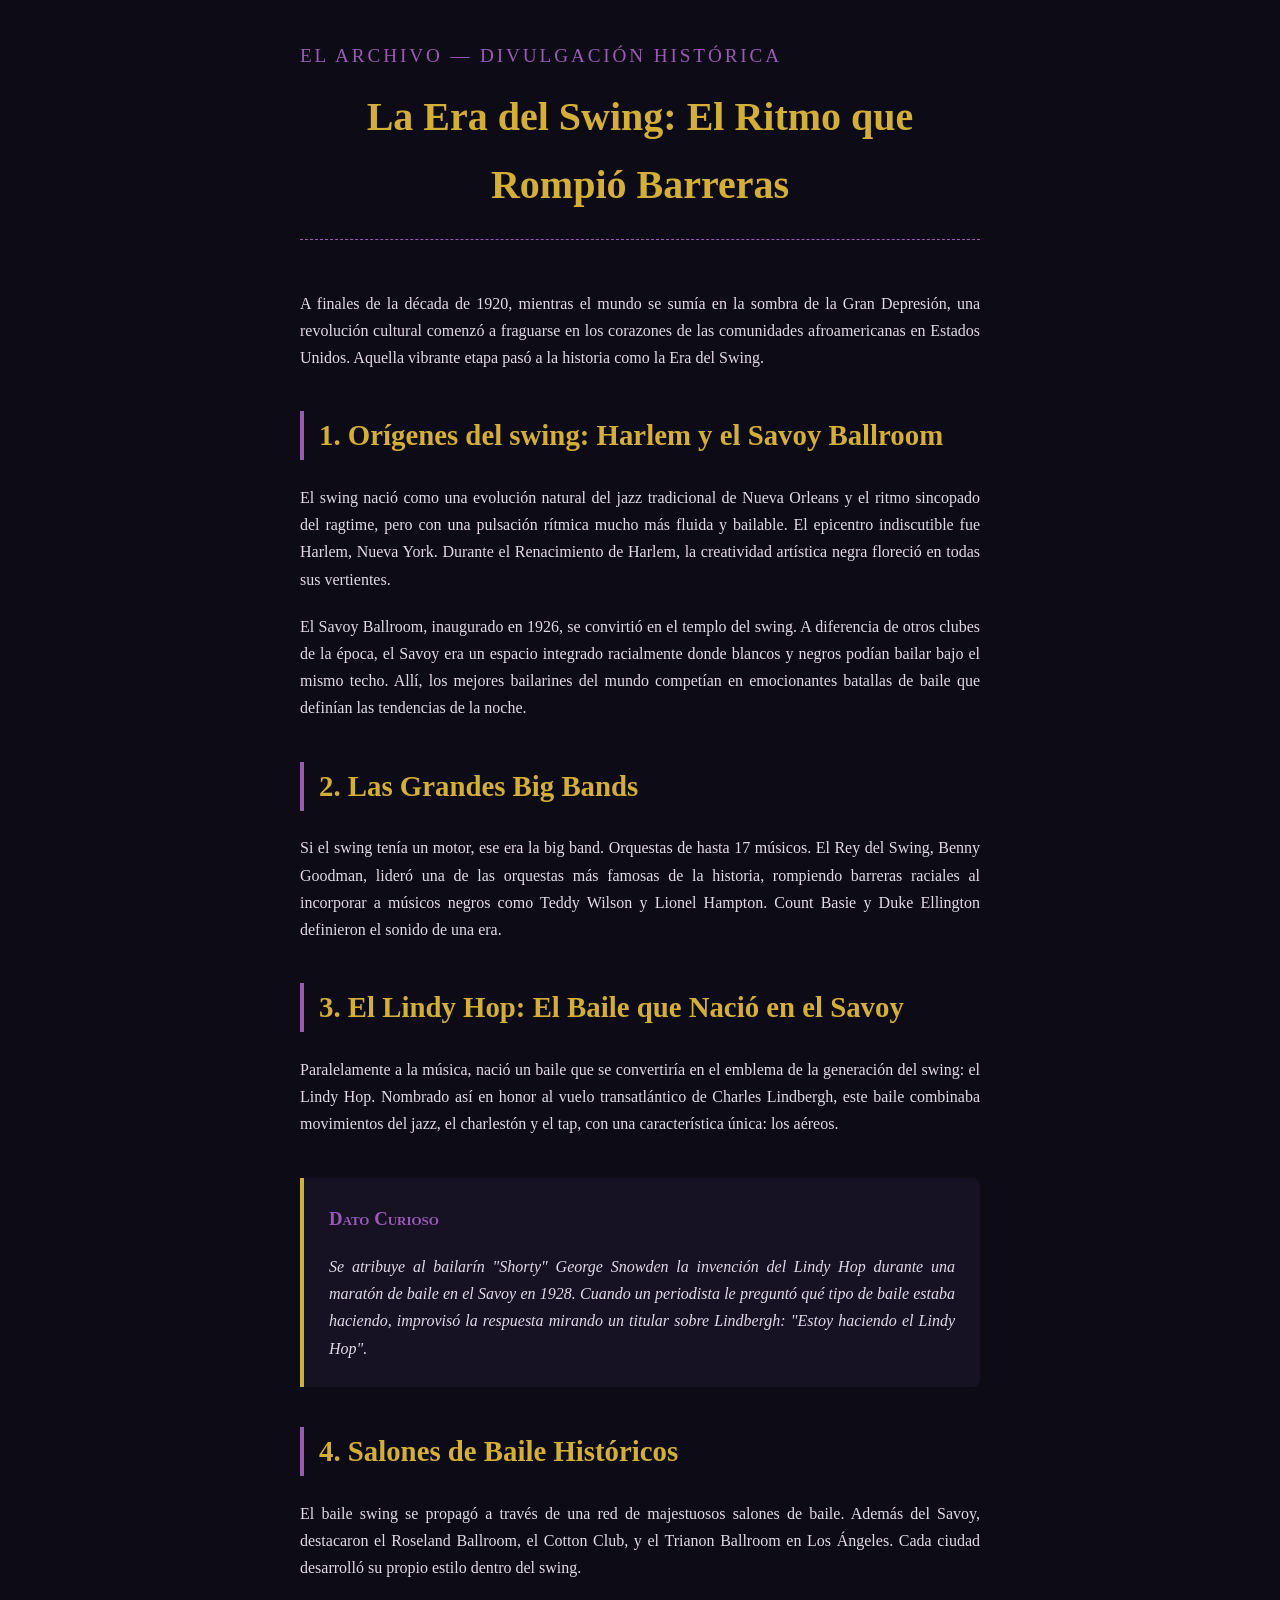
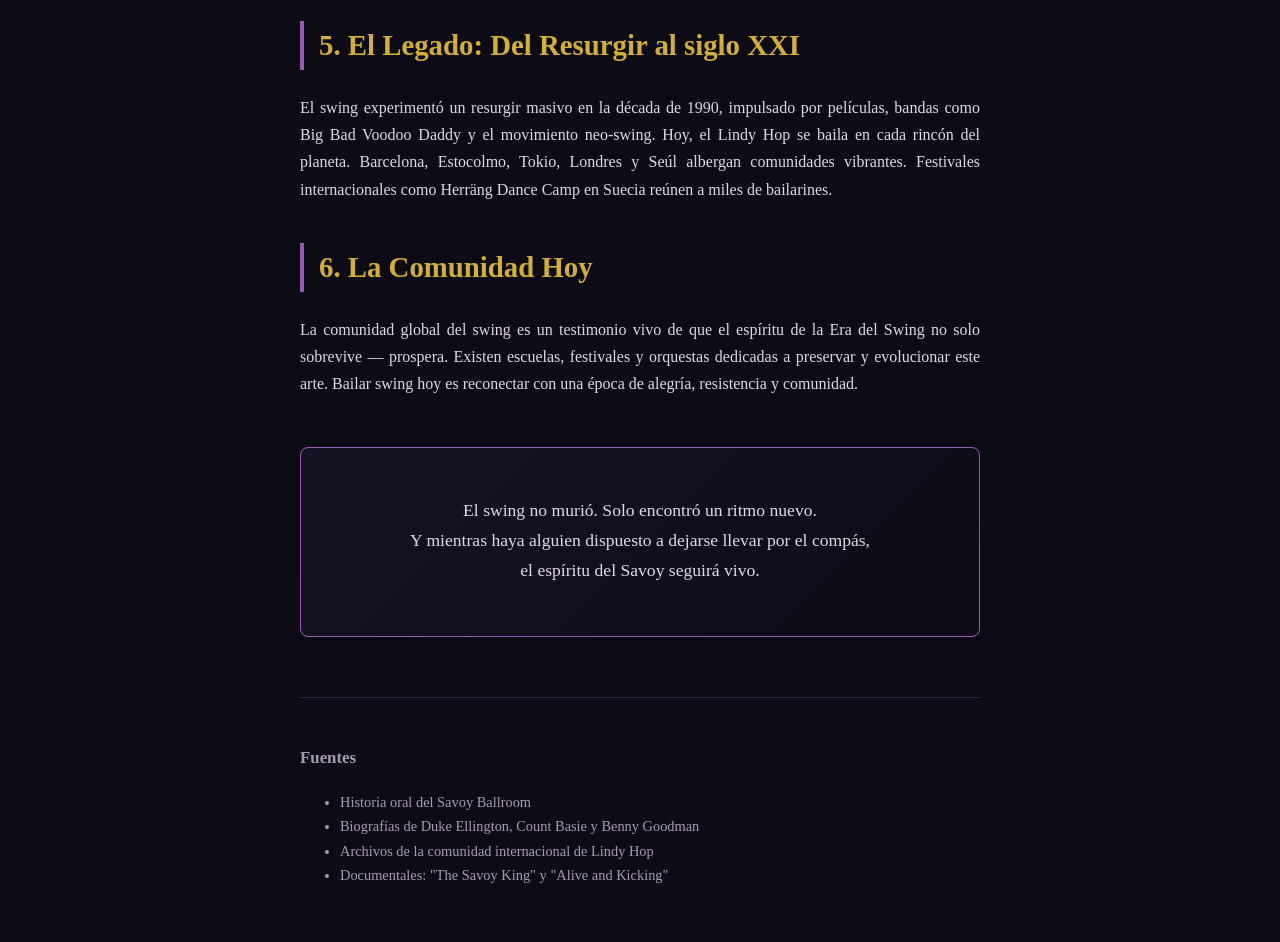
<file: expedientes/la-era-del-swing.html>
<!DOCTYPE html>
<html lang="es">
<head>
 <meta charset="UTF-8">
 <meta name="viewport" content="width=device-width, initial-scale=1.0">
 <title>La Era del Swing: El Ritmo que Rompió Barreras - El Archivo</title>
 <style>
 * { box-sizing: border-box; }
 body { background-color: #0d0b15; color: #e2d9e6; font-family: Georgia, serif; max-width: 720px; margin: 0 auto; padding: 40px 20px; line-height: 1.7; }
 header { text-align: center; margin-bottom: 50px; border-bottom: 1px dashed #9b59b6; padding-bottom: 20px; }
 .site-title { font-size: 1.2em; text-transform: uppercase; letter-spacing: 0.15em; color: #9b59b6; margin: 0; }
 h1 { color: #d4af37; font-size: 2.5em; margin: 10px 0 0 0; }
 h2 { color: #d4af37; font-size: 1.8em; margin-top: 40px; border-left: 4px solid #9b59b6; padding-left: 15px; }
 p { margin-bottom: 20px; text-align: justify; }
 .highlight-box { border-left: 4px solid #d4af37; background-color: #161224; padding: 25px; margin: 40px 0; border-radius: 0 8px 8px 0; }
 .highlight-box h3 { margin-top: 0; color: #9b59b6; font-variant: small-caps; }
 .highlight-box p { margin-bottom: 0; font-style: italic; }
 .closing-section { background: linear-gradient(135deg, #161224 0%, #0d0b15 100%); border: 1px solid #9b59b6; padding: 30px; margin-top: 50px; border-radius: 8px; text-align: center; }
 .closing-section p { text-align: center; font-size: 1.1em; }
 footer { margin-top: 60px; border-top: 1px solid #332a45; padding-top: 30px; font-size: 0.9em; color: #a89cb0; }
 </style>
</head>
<body>
 <header>
 <p class="site-title">El Archivo — Divulgación Histórica</p>
 <h1>La Era del Swing: El Ritmo que Rompió Barreras</h1>
 </header>
 <main>
 <p>A finales de la década de 1920, mientras el mundo se sumía en la sombra de la Gran Depresión, una revolución cultural comenzó a fraguarse en los corazones de las comunidades afroamericanas en Estados Unidos. Aquella vibrante etapa pasó a la historia como la Era del Swing.</p>

 <h2>1. Orígenes del swing: Harlem y el Savoy Ballroom</h2>
 <p>El swing nació como una evolución natural del jazz tradicional de Nueva Orleans y el ritmo sincopado del ragtime, pero con una pulsación rítmica mucho más fluida y bailable. El epicentro indiscutible fue Harlem, Nueva York. Durante el Renacimiento de Harlem, la creatividad artística negra floreció en todas sus vertientes.</p>

 <p>El Savoy Ballroom, inaugurado en 1926, se convirtió en el templo del swing. A diferencia de otros clubes de la época, el Savoy era un espacio integrado racialmente donde blancos y negros podían bailar bajo el mismo techo. Allí, los mejores bailarines del mundo competían en emocionantes batallas de baile que definían las tendencias de la noche.</p>

 <h2>2. Las Grandes Big Bands</h2>
 <p>Si el swing tenía un motor, ese era la big band. Orquestas de hasta 17 músicos. El Rey del Swing, Benny Goodman, lideró una de las orquestas más famosas de la historia, rompiendo barreras raciales al incorporar a músicos negros como Teddy Wilson y Lionel Hampton. Count Basie y Duke Ellington definieron el sonido de una era.</p>

 <h2>3. El Lindy Hop: El Baile que Nació en el Savoy</h2>
 <p>Paralelamente a la música, nació un baile que se convertiría en el emblema de la generación del swing: el Lindy Hop. Nombrado así en honor al vuelo transatlántico de Charles Lindbergh, este baile combinaba movimientos del jazz, el charlestón y el tap, con una característica única: los aéreos.</p>

 <div class="highlight-box">
 <h3>Dato Curioso</h3>
 <p>Se atribuye al bailarín "Shorty" George Snowden la invención del Lindy Hop durante una maratón de baile en el Savoy en 1928. Cuando un periodista le preguntó qué tipo de baile estaba haciendo, improvisó la respuesta mirando un titular sobre Lindbergh: "Estoy haciendo el Lindy Hop".</p>
 </div>

 <h2>4. Salones de Baile Históricos</h2>
 <p>El baile swing se propagó a través de una red de majestuosos salones de baile. Además del Savoy, destacaron el Roseland Ballroom, el Cotton Club, y el Trianon Ballroom en Los Ángeles. Cada ciudad desarrolló su propio estilo dentro del swing.</p>

 <h2>5. El Legado: Del Resurgir al siglo XXI</h2>
 <p>El swing experimentó un resurgir masivo en la década de 1990, impulsado por películas, bandas como Big Bad Voodoo Daddy y el movimiento neo-swing. Hoy, el Lindy Hop se baila en cada rincón del planeta. Barcelona, Estocolmo, Tokio, Londres y Seúl albergan comunidades vibrantes. Festivales internacionales como Herräng Dance Camp en Suecia reúnen a miles de bailarines.</p>

 <h2>6. La Comunidad Hoy</h2>
 <p>La comunidad global del swing es un testimonio vivo de que el espíritu de la Era del Swing no solo sobrevive — prospera. Existen escuelas, festivales y orquestas dedicadas a preservar y evolucionar este arte. Bailar swing hoy es reconectar con una época de alegría, resistencia y comunidad.</p>

 <div class="closing-section">
 <p>El swing no murió. Solo encontró un ritmo nuevo.<br>Y mientras haya alguien dispuesto a dejarse llevar por el compás,<br>el espíritu del Savoy seguirá vivo.</p>
 </div>

 <footer>
 <h3>Fuentes</h3>
 <ul>
 <li>Historia oral del Savoy Ballroom</li>
 <li>Biografías de Duke Ellington, Count Basie y Benny Goodman</li>
 <li>Archivos de la comunidad internacional de Lindy Hop</li>
 <li>Documentales: "The Savoy King" y "Alive and Kicking"</li>
 </ul>
 </footer>
 </main>
</body>
</html>
</file>
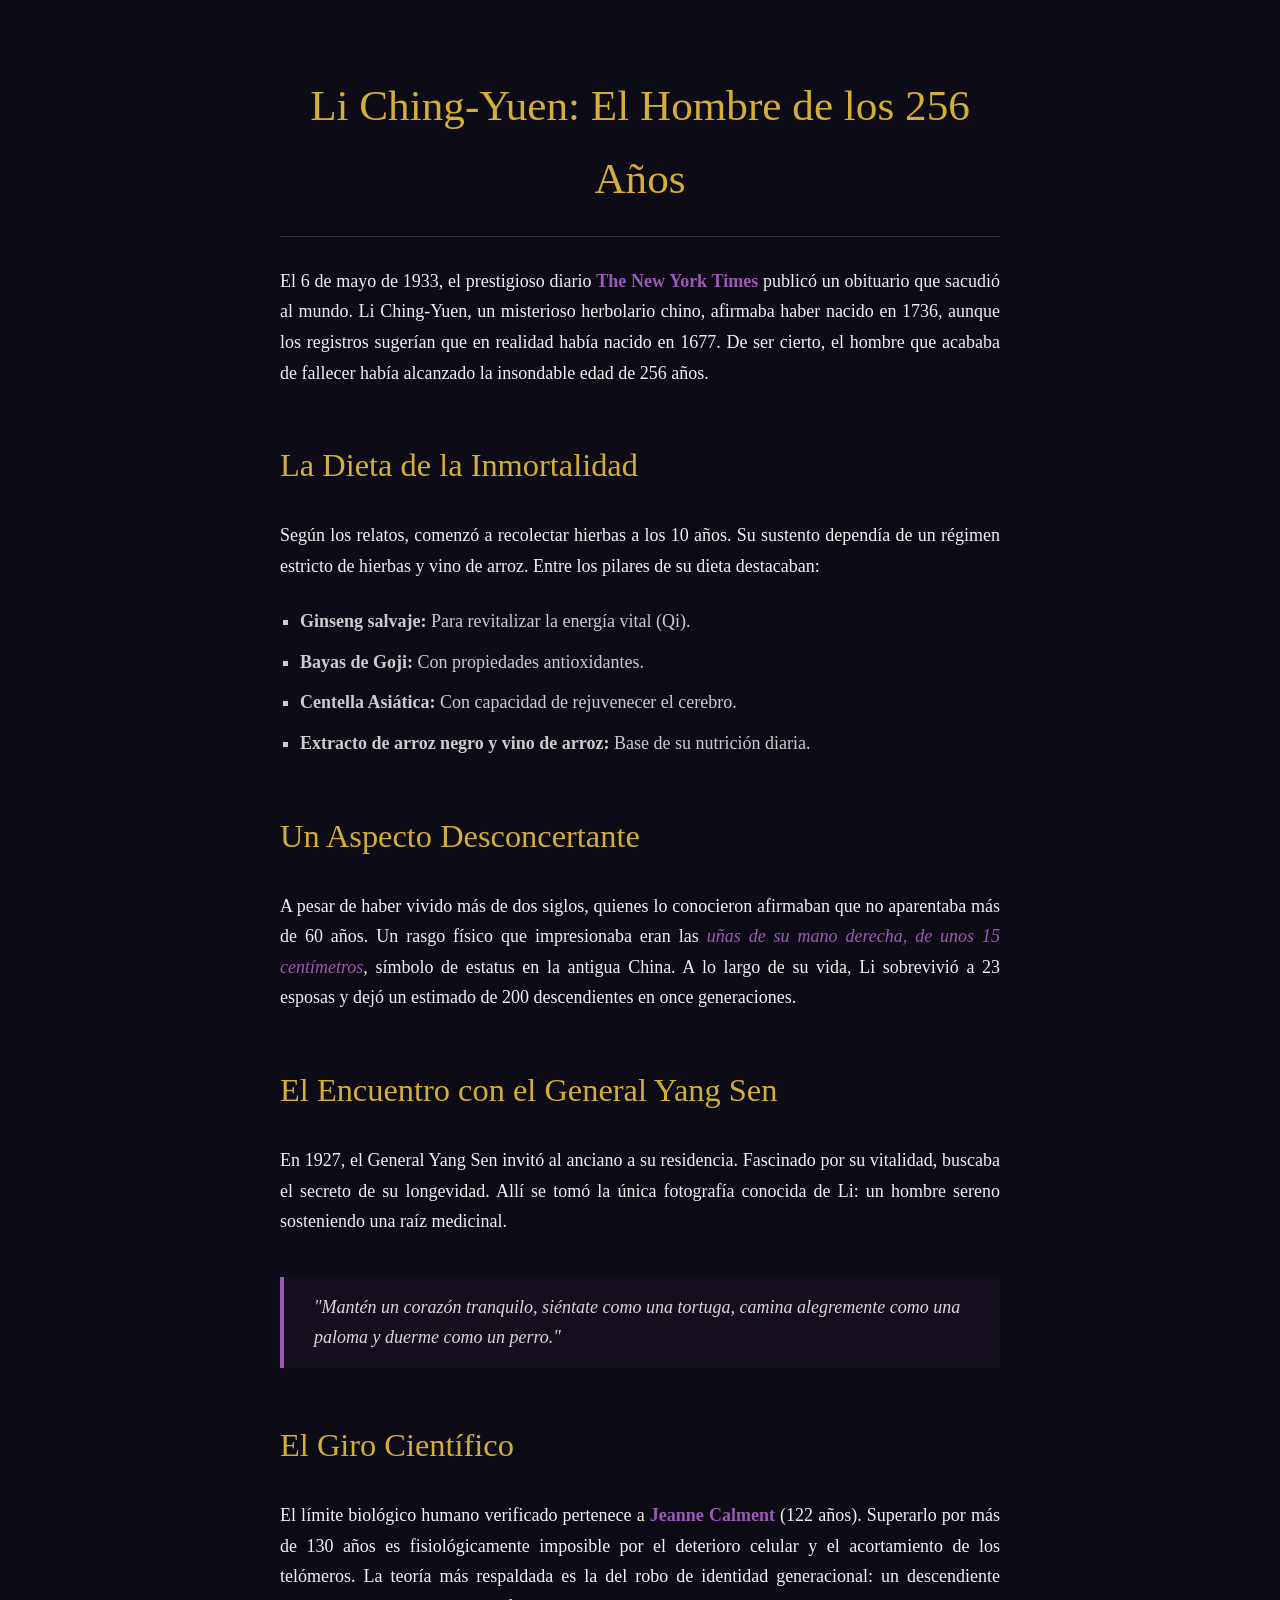
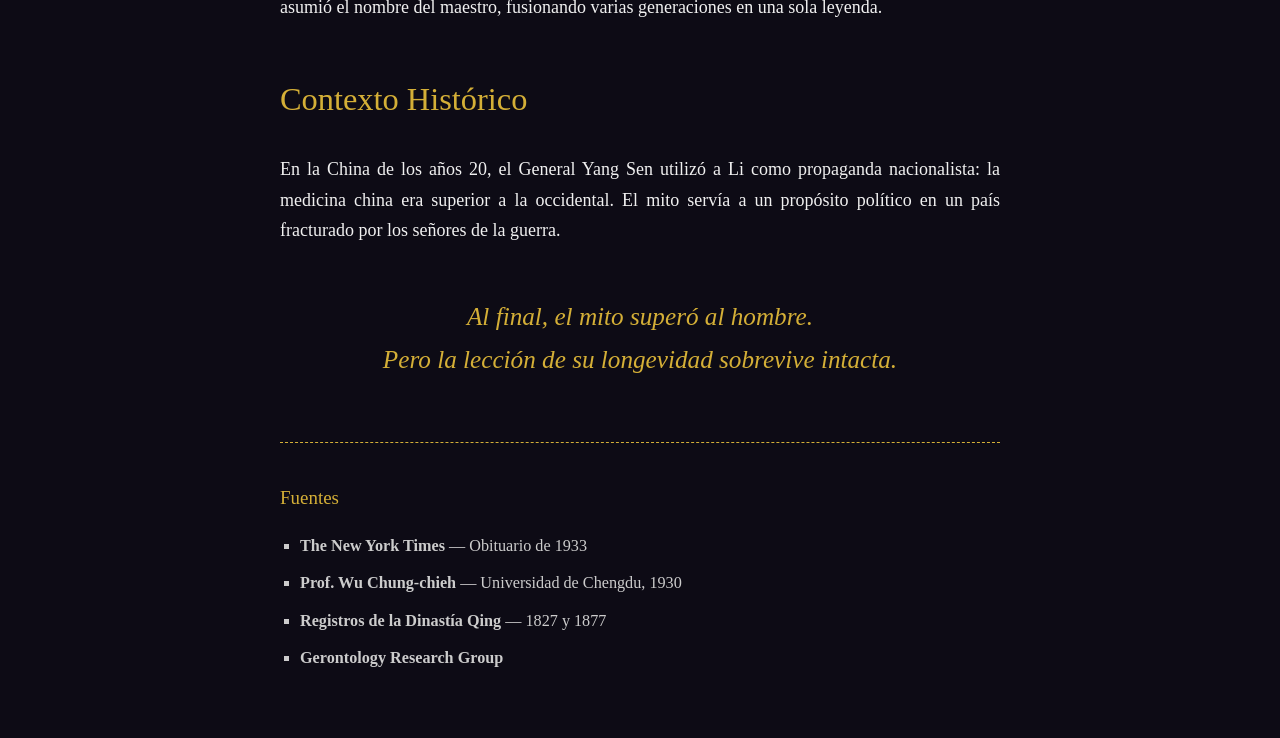
<file: expedientes/li-ching-yuen.html>
<!DOCTYPE html>
<html lang="es">
<head>
 <meta charset="UTF-8">
 <meta name="viewport" content="width=device-width, initial-scale=1.0">
 <title>Li Ching-Yuen: El herbolario que desafió al tiempo</title>
 <style>
 body { background-color: #0d0b15; color: #f0f0f0; font-family: Georgia, serif; max-width: 720px; margin: 0 auto; padding: 40px 20px; line-height: 1.7; font-size: 18px; }
 h1, h2, h3 { color: #d4af37; font-weight: normal; }
 h1 { font-size: 2.4em; text-align: center; border-bottom: 1px solid #333; padding-bottom: 20px; }
 h2 { font-size: 1.8em; margin-top: 50px; }
 .accent { color: #9b59b6; font-style: italic; }
 .highlight { color: #9b59b6; font-weight: bold; }
 blockquote { border-left: 4px solid #9b59b6; margin: 40px 0; padding: 15px 30px; background: rgba(155,89,182,0.05); font-style: italic; color: #d8d8d8; }
 p { margin-bottom: 25px; text-align: justify; }
 ul { margin-bottom: 25px; padding-left: 20px; list-style-type: square; }
 li { margin-bottom: 10px; color: #ccc; }
 .sources { margin-top: 60px; padding-top: 20px; border-top: 1px dashed #d4af37; font-size: 0.9em; color: #aaa; }
 .closing { text-align: center; font-size: 1.4em; color: #d4af37; margin-top: 50px; font-style: italic; }
 </style>
</head>
<body>

<h1>Li Ching-Yuen: El Hombre de los 256 Años</h1>

<p>El 6 de mayo de 1933, el prestigioso diario <span class="highlight">The New York Times</span> publicó un obituario que sacudió al mundo. Li Ching-Yuen, un misterioso herbolario chino, afirmaba haber nacido en 1736, aunque los registros sugerían que en realidad había nacido en 1677. De ser cierto, el hombre que acababa de fallecer había alcanzado la insondable edad de 256 años.</p>

<h2>La Dieta de la Inmortalidad</h2>

<p>Según los relatos, comenzó a recolectar hierbas a los 10 años. Su sustento dependía de un régimen estricto de hierbas y vino de arroz. Entre los pilares de su dieta destacaban:</p>

<ul>
<li><strong>Ginseng salvaje:</strong> Para revitalizar la energía vital (Qi).</li>
<li><strong>Bayas de Goji:</strong> Con propiedades antioxidantes.</li>
<li><strong>Centella Asiática:</strong> Con capacidad de rejuvenecer el cerebro.</li>
<li><strong>Extracto de arroz negro y vino de arroz:</strong> Base de su nutrición diaria.</li>
</ul>

<h2>Un Aspecto Desconcertante</h2>

<p>A pesar de haber vivido más de dos siglos, quienes lo conocieron afirmaban que no aparentaba más de 60 años. Un rasgo físico que impresionaba eran las <span class="accent">uñas de su mano derecha, de unos 15 centímetros</span>, símbolo de estatus en la antigua China. A lo largo de su vida, Li sobrevivió a 23 esposas y dejó un estimado de 200 descendientes en once generaciones.</p>

<h2>El Encuentro con el General Yang Sen</h2>

<p>En 1927, el General Yang Sen invitó al anciano a su residencia. Fascinado por su vitalidad, buscaba el secreto de su longevidad. Allí se tomó la única fotografía conocida de Li: un hombre sereno sosteniendo una raíz medicinal.</p>

<blockquote>"Mantén un corazón tranquilo, siéntate como una tortuga, camina alegremente como una paloma y duerme como un perro."</blockquote>

<h2>El Giro Científico</h2>

<p>El límite biológico humano verificado pertenece a <span class="highlight">Jeanne Calment</span> (122 años). Superarlo por más de 130 años es fisiológicamente imposible por el deterioro celular y el acortamiento de los telómeros. La teoría más respaldada es la del robo de identidad generacional: un descendiente asumió el nombre del maestro, fusionando varias generaciones en una sola leyenda.</p>

<h2>Contexto Histórico</h2>

<p>En la China de los años 20, el General Yang Sen utilizó a Li como propaganda nacionalista: la medicina china era superior a la occidental. El mito servía a un propósito político en un país fracturado por los señores de la guerra.</p>

<p class="closing">Al final, el mito superó al hombre.<br>Pero la lección de su longevidad sobrevive intacta.</p>

<div class="sources">
<h3>Fuentes</h3>
<ul>
<li><strong>The New York Times</strong> — Obituario de 1933</li>
<li><strong>Prof. Wu Chung-chieh</strong> — Universidad de Chengdu, 1930</li>
<li><strong>Registros de la Dinastía Qing</strong> — 1827 y 1877</li>
<li><strong>Gerontology Research Group</strong></li>
</ul>
</div>

</body>
</html>
</file>
<file: css/estilo.css>
/* ============================================================
   Estudio Morfeo — Estilos principales
   Tema: onírico, oscuro con acentos violeta/dorado
   ============================================================ */

@import url('https://fonts.googleapis.com/css2?family=Inter:wght@300;400;600;700;800&family=Playfair+Display:wght@700&display=swap');

:root {
  --bg-primary: #0d0b15;
  --bg-secondary: #151220;
  --bg-card: #1e1a2e;
  --accent: #9b59b6;
  --accent-light: #bb8fce;
  --gold: #d4af37;
  --gold-light: #f0d68a;
  --text-primary: #f0eef6;
  --text-secondary: #b8b0d0;
  --text-muted: #6b6390;
  --border: #2a2540;
  --shadow: rgba(155, 89, 182, 0.15);
  --radius: 12px;
  --radius-lg: 20px;
  --transition: 0.3s ease;
}

* {
  margin: 0;
  padding: 0;
  box-sizing: border-box;
}

html {
  scroll-behavior: smooth;
}

body {
  font-family: 'Inter', sans-serif;
  background: var(--bg-primary);
  color: var(--text-primary);
  line-height: 1.6;
  min-height: 100vh;
}

/* ===================== HEADER / NAV ===================== */

header {
  background: var(--bg-secondary);
  border-bottom: 1px solid var(--border);
  position: sticky;
  top: 0;
  z-index: 100;
  backdrop-filter: blur(12px);
}

.header-inner {
  max-width: 1200px;
  margin: 0 auto;
  padding: 0 24px;
  display: flex;
  align-items: center;
  justify-content: space-between;
  height: 70px;
}

.logo {
  font-family: 'Playfair Display', serif;
  font-size: 1.6rem;
  color: var(--gold);
  text-decoration: none;
  letter-spacing: 1px;
}

.logo span {
  color: var(--accent-light);
}

nav ul {
  list-style: none;
  display: flex;
  gap: 8px;
}

nav a {
  color: var(--text-secondary);
  text-decoration: none;
  padding: 8px 18px;
  border-radius: var(--radius);
  font-size: 0.9rem;
  font-weight: 500;
  transition: var(--transition);
}

nav a:hover,
nav a.active {
  color: var(--gold);
  background: rgba(212, 175, 55, 0.08);
}

/* ===================== HERO ===================== */

.hero {
  text-align: center;
  padding: 100px 24px 80px;
  background: linear-gradient(180deg, var(--bg-primary) 0%, var(--bg-secondary) 100%);
  position: relative;
  overflow: hidden;
}

.hero::before {
  content: '';
  position: absolute;
  top: -50%;
  left: 50%;
  width: 600px;
  height: 600px;
  background: radial-gradient(circle, rgba(155, 89, 182, 0.08) 0%, transparent 70%);
  transform: translate(-50%, 0);
  pointer-events: none;
}

.hero h1 {
  font-family: 'Playfair Display', serif;
  font-size: 3.5rem;
  color: var(--gold);
  margin-bottom: 16px;
  position: relative;
}

.hero p {
  font-size: 1.2rem;
  color: var(--text-secondary);
  max-width: 640px;
  margin: 0 auto 32px;
  position: relative;
}

.btn {
  display: inline-block;
  background: linear-gradient(135deg, var(--accent), #7d3c98);
  color: white;
  padding: 14px 36px;
  border-radius: 50px;
  text-decoration: none;
  font-weight: 600;
  font-size: 1rem;
  transition: var(--transition);
  border: none;
  cursor: pointer;
}

.btn:hover {
  transform: translateY(-2px);
  box-shadow: 0 8px 24px var(--shadow);
}

.btn-outline {
  background: transparent;
  border: 2px solid var(--accent);
  color: var(--accent-light);
}

.btn-outline:hover {
  background: var(--accent);
  color: white;
}

/* ===================== SECTION ===================== */

.section {
  max-width: 1200px;
  margin: 0 auto;
  padding: 80px 24px;
}

.section-title {
  font-family: 'Playfair Display', serif;
  font-size: 2.2rem;
  color: var(--gold);
  text-align: center;
  margin-bottom: 12px;
}

.section-sub {
  text-align: center;
  color: var(--text-muted);
  margin-bottom: 48px;
  font-size: 1.05rem;
}

/* ===================== CARDS (agentes / proyectos) ===================== */

.cards-grid {
  display: grid;
  grid-template-columns: repeat(auto-fill, minmax(280px, 1fr));
  gap: 24px;
}

.card {
  background: var(--bg-card);
  border: 1px solid var(--border);
  border-radius: var(--radius-lg);
  padding: 32px 24px;
  transition: var(--transition);
  text-align: center;
}

.card:hover {
  border-color: var(--accent);
  transform: translateY(-4px);
  box-shadow: 0 12px 40px var(--shadow);
}

.card-icon {
  font-size: 3rem;
  margin-bottom: 16px;
  display: block;
}

.card h3 {
  font-size: 1.3rem;
  color: var(--gold-light);
  margin-bottom: 8px;
}

.card .role {
  font-size: 0.85rem;
  color: var(--accent-light);
  font-weight: 600;
  text-transform: uppercase;
  letter-spacing: 1px;
  margin-bottom: 12px;
}

.card p {
  color: var(--text-secondary);
  font-size: 0.95rem;
}

.card .tags {
  margin-top: 16px;
  display: flex;
  flex-wrap: wrap;
  gap: 6px;
  justify-content: center;
}

.card .tag {
  background: rgba(155, 89, 182, 0.15);
  color: var(--accent-light);
  font-size: 0.75rem;
  padding: 4px 12px;
  border-radius: 50px;
}

.card-large {
  grid-column: 1 / -1;
  max-width: 600px;
  justify-self: center;
}

/* ===================== PROYECTOS ===================== */

.proyecto-card {
  background: var(--bg-card);
  border: 1px solid var(--border);
  border-radius: var(--radius-lg);
  padding: 32px;
  transition: var(--transition);
}

.proyecto-card:hover {
  border-color: var(--gold);
  transform: translateY(-3px);
  box-shadow: 0 12px 40px var(--shadow);
}

.proyecto-card h3 {
  color: var(--gold-light);
  font-size: 1.3rem;
  margin-bottom: 4px;
}

.proyecto-card .status {
  display: inline-block;
  font-size: 0.75rem;
  padding: 4px 12px;
  border-radius: 50px;
  margin-bottom: 12px;
  font-weight: 600;
}

.status-activo {
  background: rgba(46, 204, 113, 0.15);
  color: #2ecc71;
}

.status-planning {
  background: rgba(52, 152, 219, 0.15);
  color: #3498db;
}

.status-enpausa {
  background: rgba(243, 156, 18, 0.15);
  color: #f39c12;
}

.proyecto-card p {
  color: var(--text-secondary);
  font-size: 0.95rem;
  margin-bottom: 16px;
}

.proyecto-card .agentes-list {
  display: flex;
  gap: 8px;
  flex-wrap: wrap;
}

.proyecto-card .agentes-list span {
  background: rgba(212, 175, 55, 0.1);
  color: var(--gold-light);
  font-size: 0.8rem;
  padding: 4px 14px;
  border-radius: 50px;
}

/* ===================== FORMULARIO ===================== */

.contact-form {
  max-width: 600px;
  margin: 0 auto;
}

.form-group {
  margin-bottom: 20px;
}

.form-group label {
  display: block;
  margin-bottom: 6px;
  font-weight: 500;
  color: var(--text-secondary);
  font-size: 0.9rem;
}

.form-group input,
.form-group textarea,
.form-group select {
  width: 100%;
  padding: 14px 16px;
  background: var(--bg-card);
  border: 1px solid var(--border);
  border-radius: var(--radius);
  color: var(--text-primary);
  font-family: 'Inter', sans-serif;
  font-size: 0.95rem;
  transition: var(--transition);
}

.form-group input:focus,
.form-group textarea:focus {
  outline: none;
  border-color: var(--accent);
  box-shadow: 0 0 0 3px rgba(155, 89, 182, 0.15);
}

.form-group textarea {
  min-height: 140px;
  resize: vertical;
}

.form-row {
  display: grid;
  grid-template-columns: 1fr 1fr;
  gap: 16px;
}

.contact-info {
  text-align: center;
  margin-bottom: 40px;
  color: var(--text-secondary);
}

.contact-info a {
  color: var(--accent-light);
  text-decoration: none;
}

.contact-info a:hover {
  color: var(--gold);
}

/* ===================== FOOTER ===================== */

footer {
  background: var(--bg-secondary);
  border-top: 1px solid var(--border);
  padding: 40px 24px;
  text-align: center;
}

footer p {
  color: var(--text-muted);
  font-size: 0.85rem;
}

footer .footer-links {
  display: flex;
  justify-content: center;
  gap: 24px;
  margin-bottom: 16px;
}

footer .footer-links a {
  color: var(--text-secondary);
  text-decoration: none;
  font-size: 0.9rem;
  transition: var(--transition);
}

footer .footer-links a:hover {
  color: var(--gold);
}

/* ===================== RESPONSIVE ===================== */

@media (max-width: 768px) {
  .hero h1 {
    font-size: 2.2rem;
  }

  .hero p {
    font-size: 1rem;
  }

  .header-inner {
    flex-direction: column;
    height: auto;
    padding: 12px 24px;
    gap: 8px;
  }

  nav ul {
    flex-wrap: wrap;
    justify-content: center;
  }

  .form-row {
    grid-template-columns: 1fr;
  }

  .section {
    padding: 48px 20px;
  }

  .section-title {
    font-size: 1.6rem;
  }
}
</file>
